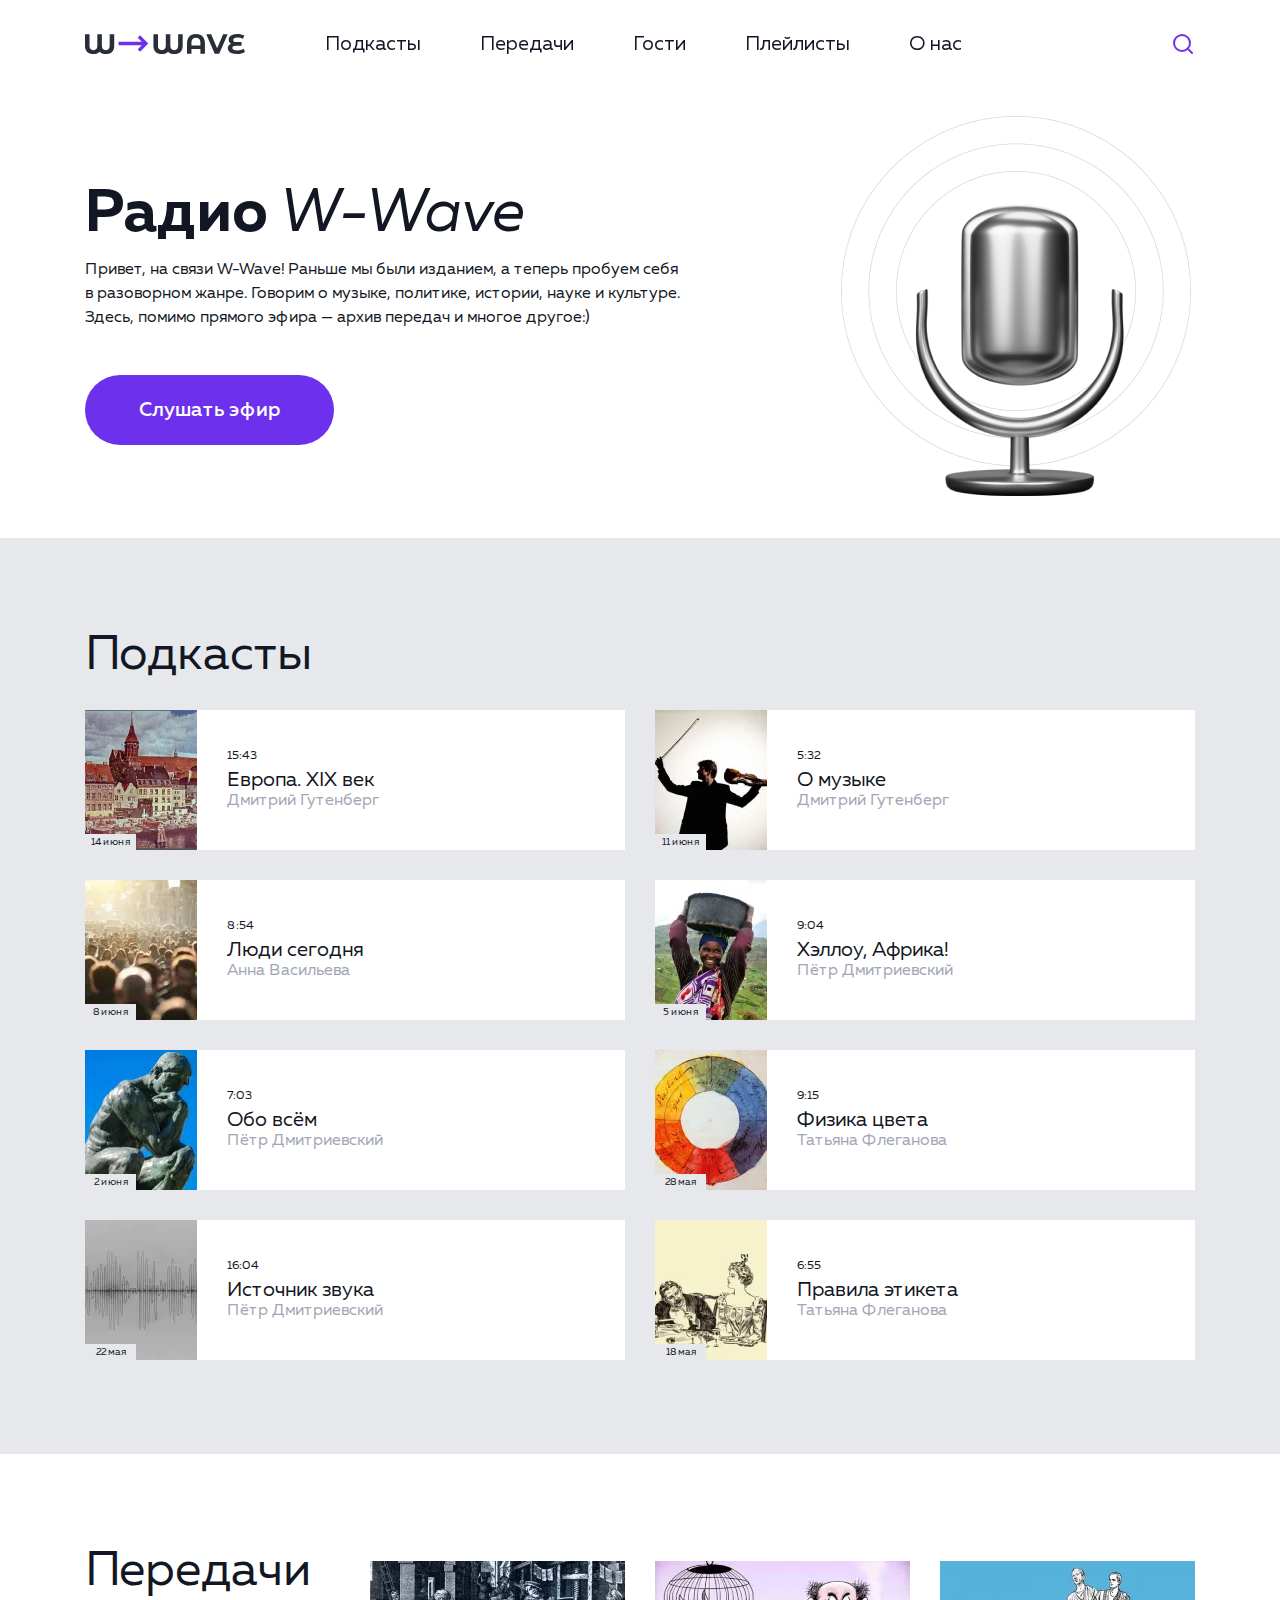
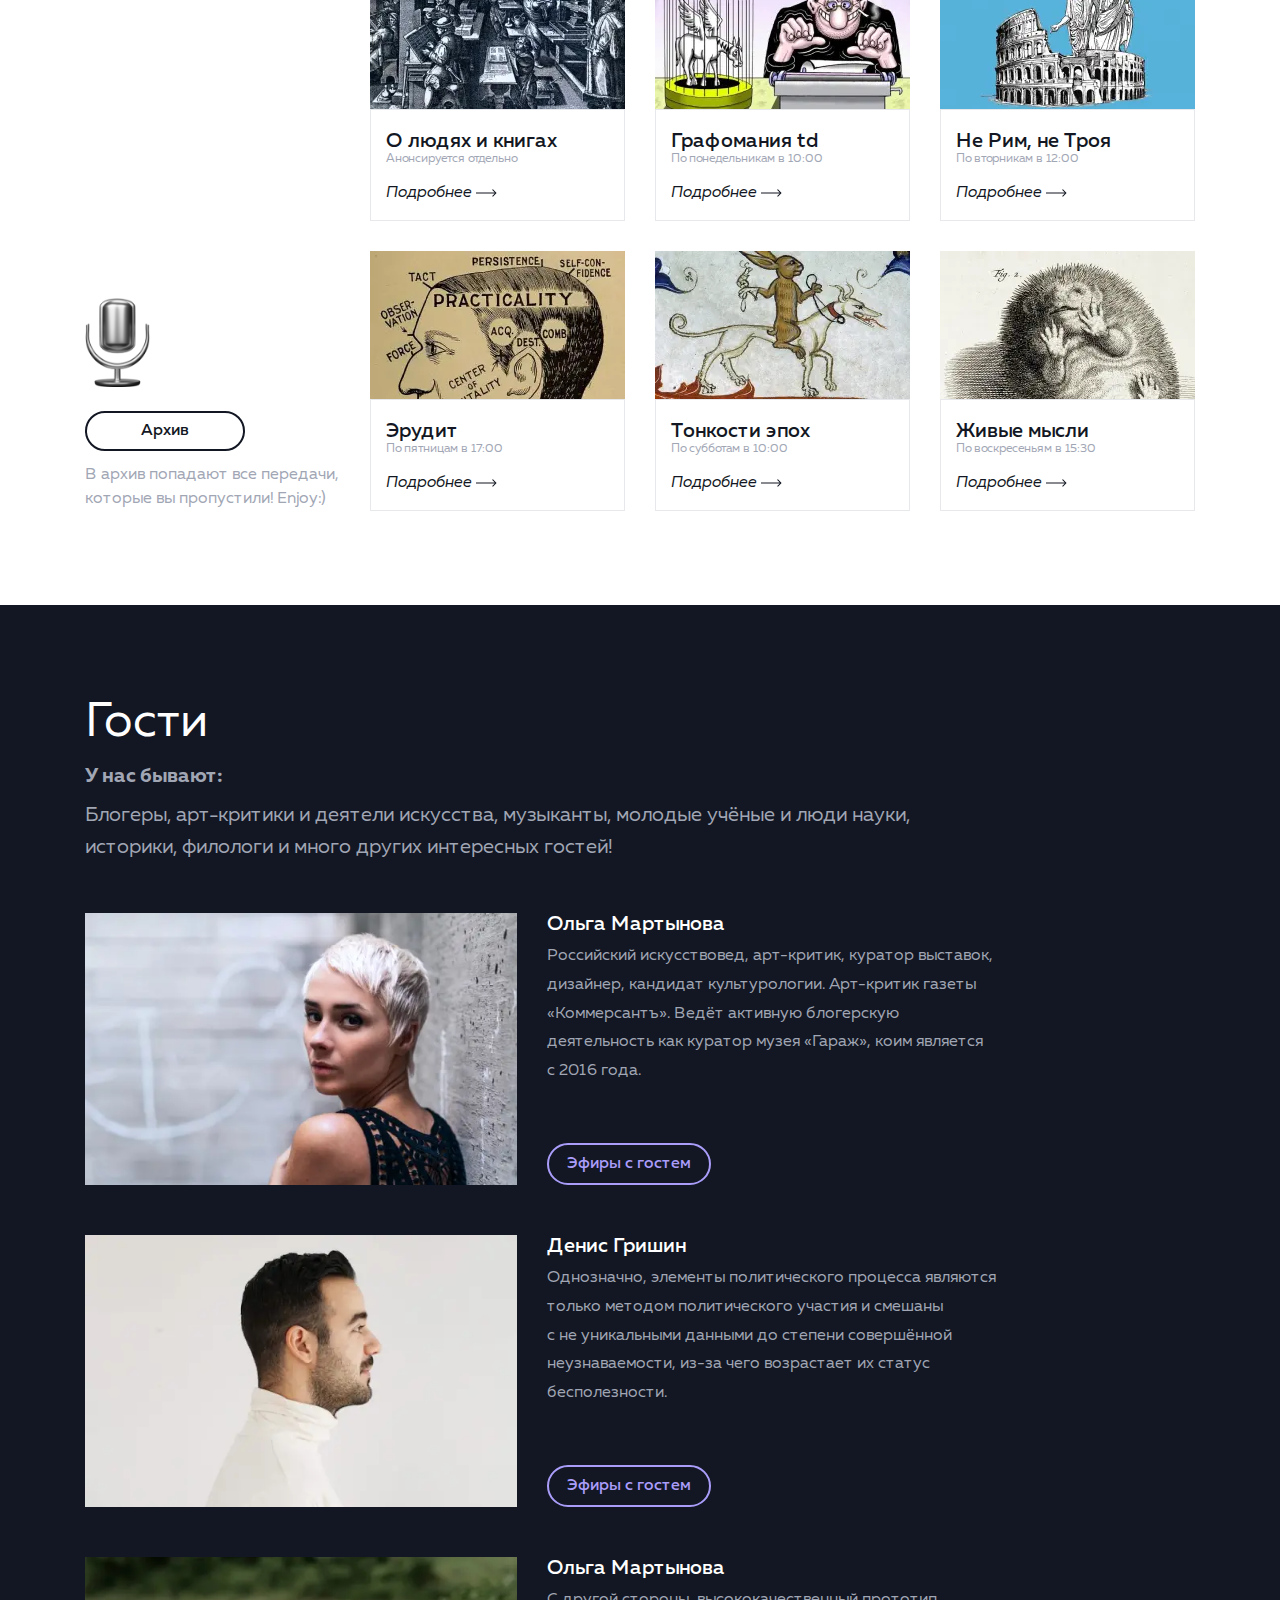
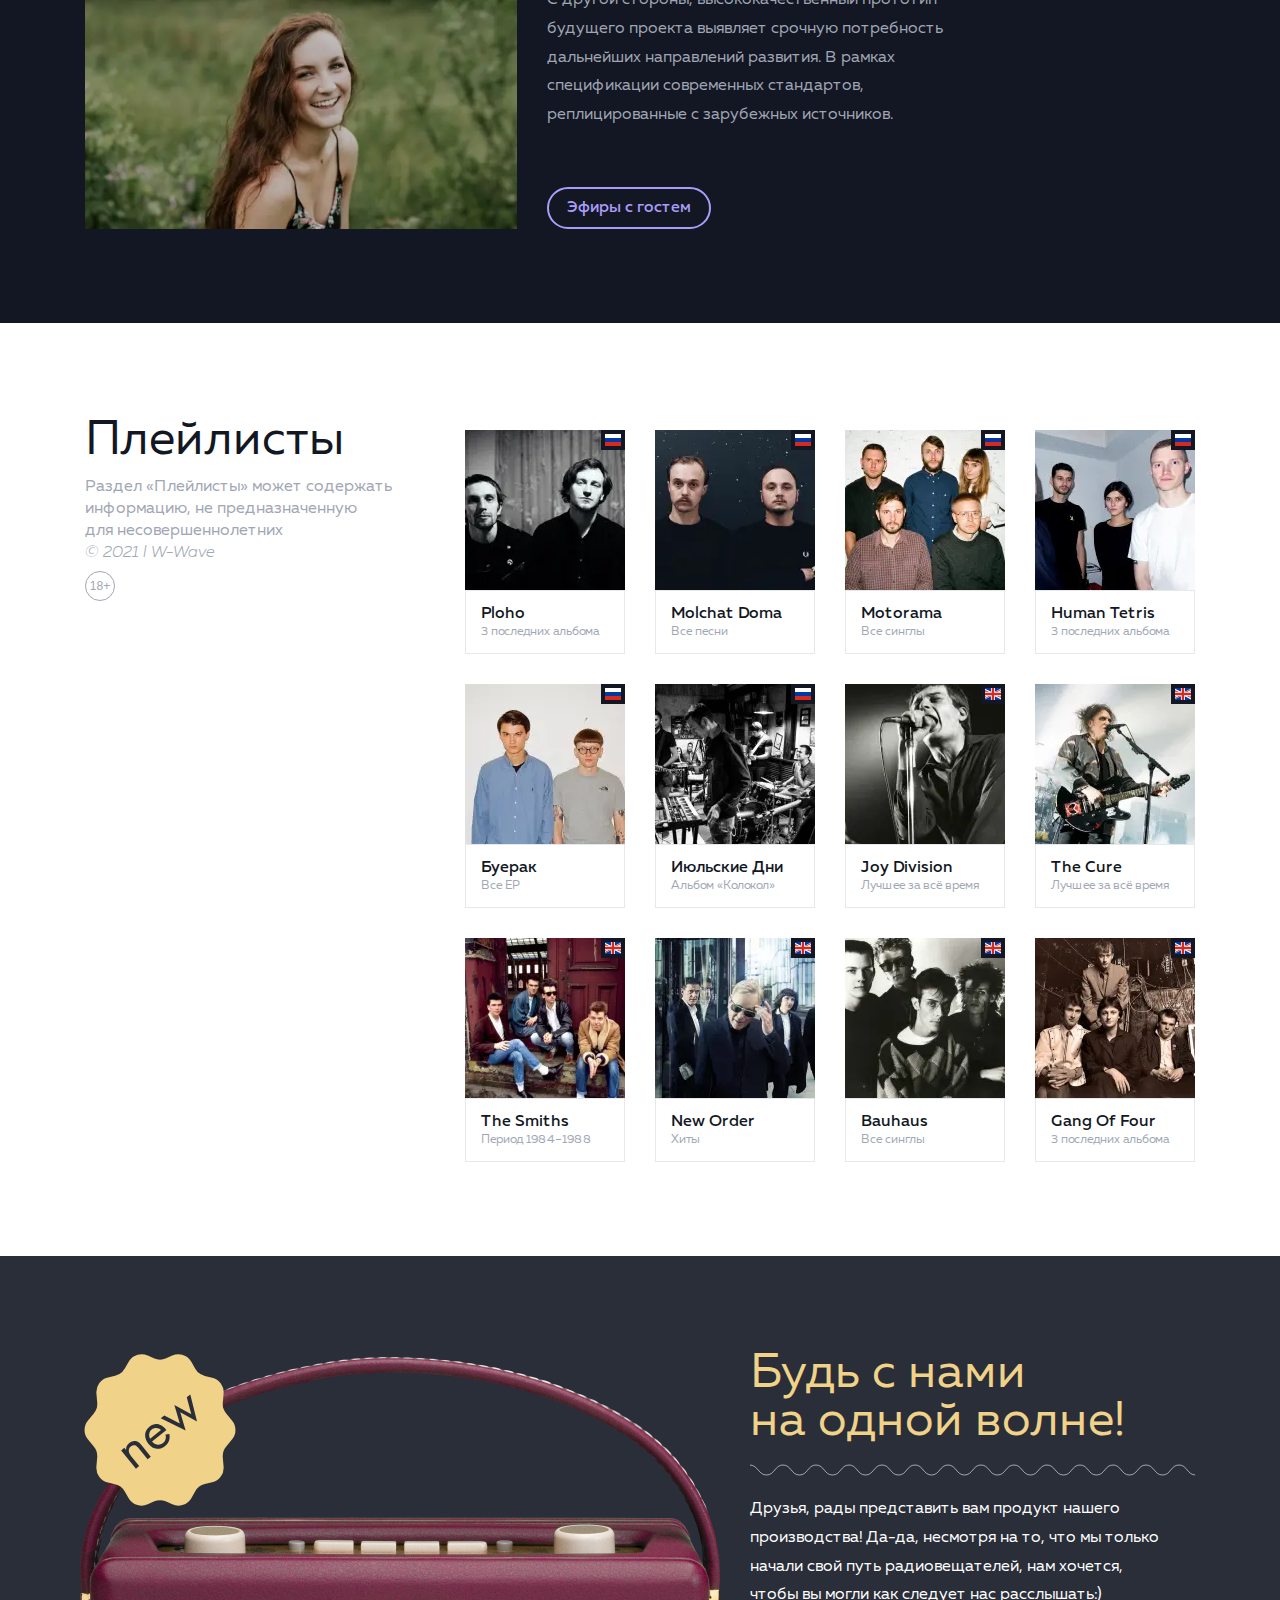
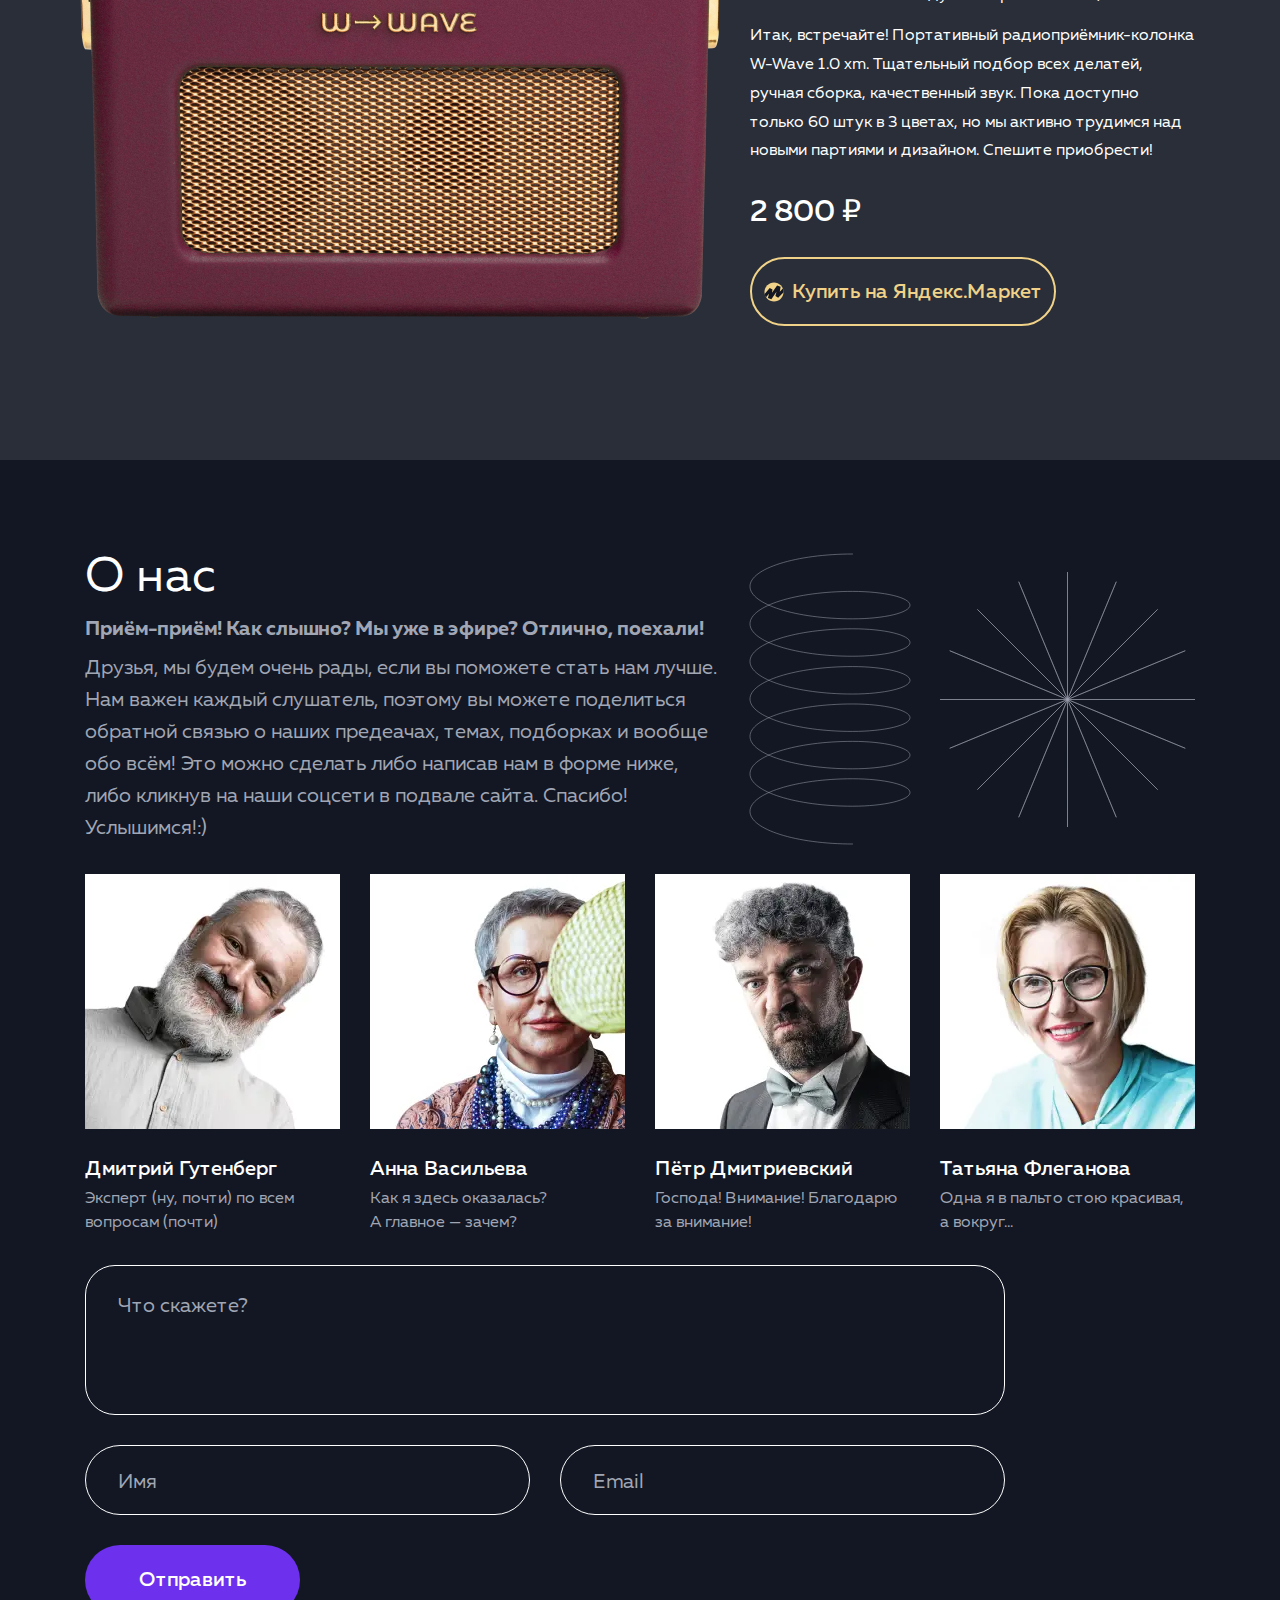
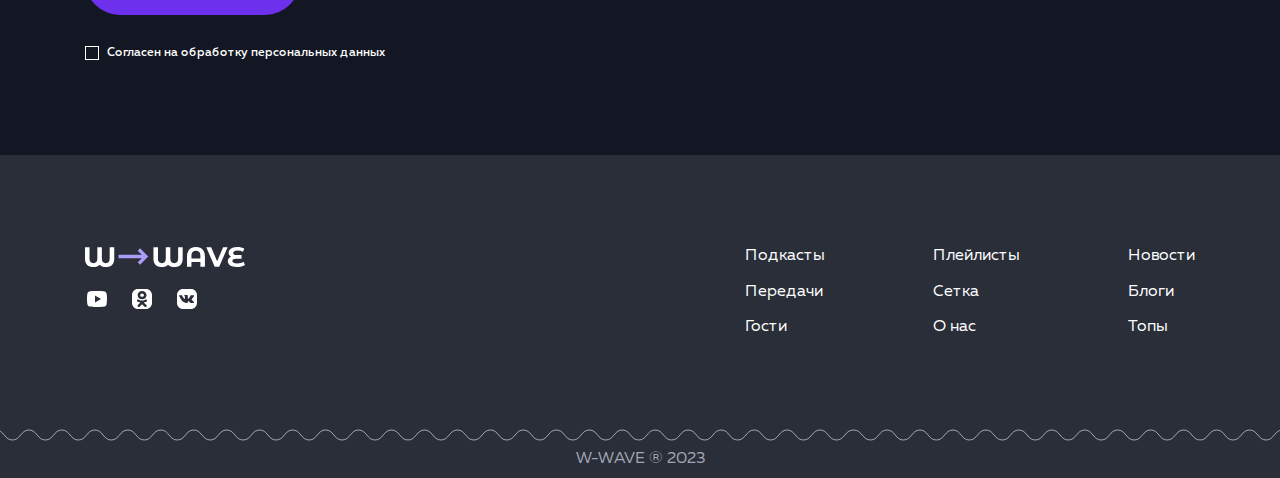
<file: public/index.html>
<!DOCTYPE html>
<html lang="ru">

<head>
  <meta charset="utf-8">
  <meta http-equiv="X-UA-Compatible" content="IE=edge">
  <meta name="viewport" content="width=device-width, initial-scale=1.0">
  <title>Радио W-Wave</title>
  <link rel="stylesheet" href="css/normalize.css">
  <link rel="stylesheet" href="css/style.css">
  <link rel="stylesheet" href="css/media.css">
  <link rel="icon" href="favicon.ico">
  <link rel="icon" href="favicon-16x16.png" type="image/png">
  <link rel="icon" href="favicon-32x32.png" type="image/png">
  <link rel="apple-touch-icon" href="apple-touch-icon.png" type="image/png">
  <link rel="manifest" href="manifest.json">
</head>

<body>
  <header class="header">
    <div class="container">
      <div class="header__wrapper">
        <a class="header__logo" href="index.html">
          <img class="header__logo-img" src="img/logo.svg" width="160" height="20" alt="Логотип Радио W-Wave">
        </a>

        <div class="header__nav">
          <nav class="main-nav" aria-label="Основная">
            <ul class="main-nav__list list-reset dragscroll">
              <li class="main-nav__item">
                <a class="main-nav__link" href="#podcasts">Подкасты</a>
              </li>

              <li class="main-nav__item">
                <a class="main-nav__link" href="#broadcast">Передачи</a>
              </li>

              <li class="main-nav__item">
                <a class="main-nav__link" href="#guests">Гости</a>
              </li>

              <li class="main-nav__item">
                <a class="main-nav__link" href="#playlists">Плейлисты</a>
              </li>

              <li class="main-nav__item">
                <a class="main-nav__link" href="#about">О&nbsp;нас</a>
              </li>
            </ul>
          </nav>
        </div>

        <div class="header__search">
          <button class="header__search-btn btn-reset" type="button" aria-label="Поиск по сайту">
            <svg class="header__search-icon" width="24" height="24" aria-hidden="true">
              <use xlink:href="img/icons/sprite.svg#icon-search"></use>
            </svg>
          </button>
        </div>
      </div>
    </div>
  </header>

  <main class="main">
    <section class="hero">
      <div class="hero__container container">
        <div class="hero__wrapper">
          <div class="hero__content">
            <h1 class="hero__title">Радио <i>W-Wave</i></h1>

            <p class="hero__text">
              Привет, на&nbsp;связи W-Wave! Раньше мы&nbsp;были изданием, а&nbsp;теперь пробуем себя в&nbsp;разоворном жанре. Говорим о&nbsp;музыке, политике, истории, науке и&nbsp;культуре. Здесь, помимо прямого эфира&nbsp;&mdash; архив передач и&nbsp;многое другое:)
            </p>

            <a class="hero__link btn-primary" href="#">Слушать эфир</a>
          </div>
        </div>
      </div>
    </section>

    <section class="podcasts main__section" id="podcasts">
      <div class="container">
        <h2 class="podcasts__title main__section-title">Подкасты</h2>

        <ul class="podcasts__list list-reset">
          <li class="podcasts__item">
            <div class="podcasts__item-img">
              <picture>
                <source media="(max-width: 434px)" srcset="img/podcasts/europe-mobile.webp 1x, img/podcasts/europe-mobile-@2x.webp 2x" type="image/webp">
                <source media="(max-width: 434px)" srcset="img/podcasts/europe-mobile.jpg 1x, img/podcasts/europe-mobile-@2x.jpg 2x">

                <source srcset="img/podcasts/europe.webp 1x, img/podcasts/europe-@2x.webp 2x" type="image/webp">
                <img src="img/podcasts/europe.jpg" srcset="img/podcasts/europe-@2x.jpg 2x" width="112" height="140" alt="Изображение обложки подкаста - Европа. XIX век">
              </picture>
            </div>

            <div class="podcasts__item-content">
              <h3 class="podcasts__item-title">
                <a class="podcasts__item-link" href="#">Европа. XIX век</a>
              </h3>

              <p class="podcasts__item-author"><span class="visually-hidden">Автор </span>Дмитрий Гутенберг</p>
              <time class="podcasts__item-date" datetime="2023-06-14T15:43:00">
                <span class="podcasts__item-day">14 июня</span>
                <span class="podcasts__item-time">15:43</span>
              </time>
            </div>
          </li>

          <li class="podcasts__item">
            <div class="podcasts__item-img">
              <picture>
                <source media="(max-width: 434px)" srcset="img/podcasts/music-mobile.webp 1x, img/podcasts/music-mobile-@2x.webp 2x" type="image/webp">
                <source media="(max-width: 434px)" srcset="img/podcasts/music-mobile.jpg 1x, img/podcasts/music-mobile-@2x.jpg 2x">

                <source srcset="img/podcasts/music.webp 1x, img/podcasts/music-@2x.webp 2x" type="image/webp">
                <img src="img/podcasts/music.jpg" srcset="img/podcasts/music-@2x.jpg 2x" width="112" height="140" alt="Изображение обложки подкаста - О музыке">
              </picture>
            </div>

            <div class="podcasts__item-content">
              <h3 class="podcasts__item-title">
                <a class="podcasts__item-link" href="#">О музыке</a>
              </h3>

              <p class="podcasts__item-author"><span class="visually-hidden">Автор </span>Дмитрий Гутенберг</p>
              <time class="podcasts__item-date" datetime="2023-06-11T05:32:00">
                <span class="podcasts__item-day">11 июня</span>
                <span class="podcasts__item-time">5:32</span>
              </time>
            </div>
          </li>

          <li class="podcasts__item">
            <div class="podcasts__item-img">
              <picture>
                <source media="(max-width: 434px)" srcset="img/podcasts/people-mobile.webp 1x, img/podcasts/people-mobile-@2x.webp 2x" type="image/webp">
                <source media="(max-width: 434px)" srcset="img/podcasts/people-mobile.jpg 1x, img/podcasts/people-mobile-@2x.jpg 2x">

                <source srcset="img/podcasts/people.webp 1x, img/podcasts/people-@2x.webp 2x" type="image/webp">
                <img src="img/podcasts/people.jpg" srcset="img/podcasts/people-@2x.jpg 2x" width="112" height="140" alt="Изображение обложки подкаста - Люди сегодня">
              </picture>
            </div>

            <div class="podcasts__item-content">
              <h3 class="podcasts__item-title">
                <a class="podcasts__item-link" href="#">Люди сегодня</a>
              </h3>

              <p class="podcasts__item-author"><span class="visually-hidden">Автор </span>Анна Васильева</p>
              <time class="podcasts__item-date" datetime="2023-06-08T08:54:00">
                <span class="podcasts__item-day">8 июня</span>
                <span class="podcasts__item-time">8:54</span>
              </time>
            </div>
          </li>

          <li class="podcasts__item">
            <div class="podcasts__item-img">
              <picture>
                <source media="(max-width: 434px)" srcset="img/podcasts/africa-mobile.webp 1x, img/podcasts/africa-mobile-@2x.webp 2x" type="image/webp">
                <source media="(max-width: 434px)" srcset="img/podcasts/africa-mobile.jpg 1x, img/podcasts/africa-mobile-@2x.jpg 2x">

                <source srcset="img/podcasts/africa.webp 1x, img/podcasts/africa-@2x.webp 2x" type="image/webp">
                <img src="img/podcasts/africa.jpg" srcset="img/podcasts/africa-@2x.jpg 2x" width="112" height="140" alt="Изображение обложки подкаста - Хэллоу, Африка!">
              </picture>
            </div>

            <div class="podcasts__item-content">
              <h3 class="podcasts__item-title">
                <a class="podcasts__item-link" href="#">Хэллоу, Африка!</a>
              </h3>

              <p class="podcasts__item-author"><span class="visually-hidden">Автор </span>Пётр Дмитриевский</p>
              <time class="podcasts__item-date" datetime="2023-06-05T09:04:00">
                <span class="podcasts__item-day">5 июня</span>
                <span class="podcasts__item-time">9:04</span>
              </time>
            </div>
          </li>

          <li class="podcasts__item">
            <div class="podcasts__item-img">
              <picture>
                <source media="(max-width: 434px)" srcset="img/podcasts/about-all-mobile.webp 1x, img/podcasts/about-all-mobile-@2x.webp 2x" type="image/webp">
                <source media="(max-width: 434px)" srcset="img/podcasts/about-all-mobile.jpg 1x, img/podcasts/about-all-mobile-@2x.jpg 2x">

                <source srcset="img/podcasts/about-all.webp 1x, img/podcasts/about-all-@2x.webp 2x" type="image/webp">
                <img src="img/podcasts/about-all.jpg" srcset="img/podcasts/about-all-@2x.jpg 2x" width="112" height="140" alt="Изображение обложки подкаста - Обо всём">
              </picture>
            </div>

            <div class="podcasts__item-content">
              <h3 class="podcasts__item-title">
                <a class="podcasts__item-link" href="#">Обо всём</a>
              </h3>

              <p class="podcasts__item-author"><span class="visually-hidden">Автор </span>Пётр Дмитриевский</p>
              <time class="podcasts__item-date" datetime="2023-06-02T07:03:00">
                <span class="podcasts__item-day">2 июня</span>
                <span class="podcasts__item-time">7:03</span>
              </time>
            </div>
          </li>

          <li class="podcasts__item">
            <div class="podcasts__item-img">
              <picture>
                <source media="(max-width: 434px)" srcset="img/podcasts/phisics-mobile.webp 1x, img/podcasts/phisics-mobile-@2x.webp 2x" type="image/webp">
                <source media="(max-width: 434px)" srcset="img/podcasts/phisics-mobile.jpg 1x, img/podcasts/phisics-mobile-@2x.jpg 2x">

                <source srcset="img/podcasts/phisics.webp 1x, img/podcasts/phisics-@2x.webp 2x" type="image/webp">
                <img src="img/podcasts/phisics.jpg" srcset="img/podcasts/phisics-@2x.jpg 2x" width="112" height="140" alt="Изображение обложки подкаста - Физика цвета">
              </picture>
            </div>

            <div class="podcasts__item-content">
              <h3 class="podcasts__item-title">
                <a class="podcasts__item-link" href="#">Физика цвета</a>
              </h3>

              <p class="podcasts__item-author"><span class="visually-hidden">Автор </span>Татьяна Флеганова</p>
              <time class="podcasts__item-date" datetime="2023-05-28T09:15:00">
                <span class="podcasts__item-day">28 мая</span>
                <span class="podcasts__item-time">9:15</span>
              </time>
            </div>
          </li>

          <li class="podcasts__item">
            <div class="podcasts__item-img">
              <picture>
                <source media="(max-width: 434px)" srcset="img/podcasts/sound-mobile.webp 1x, img/podcasts/sound-mobile-@2x.webp 2x" type="image/webp">
                <source media="(max-width: 434px)" srcset="img/podcasts/sound-mobile.jpg 1x, img/podcasts/sound-mobile-@2x.jpg 2x">

                <source srcset="img/podcasts/sound.webp 1x, img/podcasts/sound-@2x.webp 2x" type="image/webp">
                <img src="img/podcasts/sound.jpg" srcset="img/podcasts/sound-@2x.jpg 2x" width="112" height="140" alt="Изображение обложки подкаста - Источник звука">
              </picture>
            </div>

            <div class="podcasts__item-content">
              <h3 class="podcasts__item-title">
                <a class="podcasts__item-link" href="#">Источник звука</a>
              </h3>

              <p class="podcasts__item-author"><span class="visually-hidden">Автор </span>Пётр Дмитриевский</p>
              <time class="podcasts__item-date" datetime="2023-05-22T16:04:00">
                <span class="podcasts__item-day">22 мая</span>
                <span class="podcasts__item-time">16:04</span>
              </time>
            </div>
          </li>

          <li class="podcasts__item">
            <div class="podcasts__item-img">
              <picture>
                <source media="(max-width: 434px)" srcset="img/podcasts/rules-mobile.webp 1x, img/podcasts/rules-mobile-@2x.webp 2x" type="image/webp">
                <source media="(max-width: 434px)" srcset="img/podcasts/rules-mobile.jpg 1x, img/podcasts/rules-mobile-@2x.jpg 2x">

                <source srcset="img/podcasts/rules.webp 1x, img/podcasts/rules-@2x.webp 2x" type="image/webp">
                <img src="img/podcasts/rules.jpg" srcset="img/podcasts/rules-@2x.jpg 2x" width="112" height="140" alt="Изображение обложки подкаста - Правила этикета">
              </picture>
            </div>

            <div class="podcasts__item-content">
              <h3 class="podcasts__item-title">
                <a class="podcasts__item-link" href="#">Правила этикета</a>
              </h3>

              <p class="podcasts__item-author"><span class="visually-hidden">Автор </span>Татьяна Флеганова</p>
              <time class="podcasts__item-date" datetime="2023-05-18T06:55:00">
                <span class="podcasts__item-day">18 мая</span>
                <span class="podcasts__item-time">6:55</span>
              </time>
            </div>
          </li>
        </ul>
      </div>
    </section>

    <section class="broadcasts main__section" id="broadcast">
      <div class="container">
        <div class="broadcasts__wrapper">
          <h2 class="broadcasts__title main__section-title">Передачи</h2>

          <ul class="broadcasts__list list-reset">
            <li class="broadcasts__item">
              <div class="broadcasts__item-img">
                <picture>
                  <source media="(max-width: 767px)" srcset="img/broadcasts/broadcasts-1-mobile.webp 1x, img/broadcasts/broadcasts-1-mobile-@2x.webp 2x" type="image/webp">
                  <source media="(max-width: 767px)" srcset="img/broadcasts/broadcasts-1-mobile.jpg 1x, img/broadcasts/broadcasts-1-mobile-@2x.jpg 2x">

                  <source srcset="img/broadcasts/broadcasts-1.webp 1x, img/broadcasts/broadcasts-1-@2x.webp 2x" type="image/webp">
                  <img src="img/broadcasts/broadcasts-1.jpg" srcset="img/broadcasts/broadcasts-1-@2x.jpg 2x" width="255" height="148" alt="Изображение обложки Передачи - О людях и&nbsp;книгах">
                </picture>
              </div>

              <div class="broadcasts__item-content">
                <h3 class="broadcasts__item-title">О людях и&nbsp;книгах</h3>

                <p class="broadcasts__item-date"><span class="visually-hidden">Время эфира </span>Анонсируется отдельно</p>

                <a class="broadcasts__item-link" href="#">
                  Подробнее
                  <svg class="broadcasts__item-link-icon" width="28" height="12" aria-hidden="true">
                    <use xlink:href="img/icons/sprite.svg#icon-arrow"></use>
                  </svg>
                </a>
              </div>
            </li>

            <li class="broadcasts__item">
              <div class="broadcasts__item-img">
                <picture>
                  <source media="(max-width: 767px)" srcset="img/broadcasts/broadcasts-2-mobile.webp 1x, img/broadcasts/broadcasts-2-mobile-@2x.webp 2x" type="image/webp">
                  <source media="(max-width: 767px)" srcset="img/broadcasts/broadcasts-2-mobile.jpg 1x, img/broadcasts/broadcasts-2-mobile-@2x.jpg 2x">

                  <source srcset="img/broadcasts/broadcasts-2.webp 1x, img/broadcasts/broadcasts-2-@2x.webp 2x" type="image/webp">
                  <img src="img/broadcasts/broadcasts-2.jpg" srcset="img/broadcasts/broadcasts-2-@2x.jpg 2x" width="255" height="148" alt="Изображение обложки Передачи - Графомания td">
                </picture>
              </div>

              <div class="broadcasts__item-content">
                <h3 class="broadcasts__item-title">Графомания td</h3>

                <p class="broadcasts__item-date"><span class="visually-hidden">Время эфира </span>По понедельникам в&nbsp;10:00</p>

                <a class="broadcasts__item-link" href="#">
                  Подробнее
                  <svg class="broadcasts__item-link-icon" width="28" height="12" aria-hidden="true">
                    <use xlink:href="img/icons/sprite.svg#icon-arrow"></use>
                  </svg>
                </a>
              </div>
            </li>

            <li class="broadcasts__item">
              <div class="broadcasts__item-img">
                <picture>
                  <source media="(max-width: 767px)" srcset="img/broadcasts/broadcasts-3-mobile.webp 1x, img/broadcasts/broadcasts-3-mobile-@2x.webp 2x" type="image/webp">
                  <source media="(max-width: 767px)" srcset="img/broadcasts/broadcasts-3-mobile.jpg 1x, img/broadcasts/broadcasts-3-mobile-@2x.jpg 2x">

                  <source srcset="img/broadcasts/broadcasts-3.webp 1x, img/broadcasts/broadcasts-3-@2x.webp 2x" type="image/webp">
                  <img src="img/broadcasts/broadcasts-3.jpg" srcset="img/broadcasts/broadcasts-3-@2x.jpg 2x" width="255" height="148" alt="Изображение обложки Передачи - Не Рим, не Троя">
                </picture>
              </div>

              <div class="broadcasts__item-content">
                <h3 class="broadcasts__item-title">Не Рим, не Троя</h3>

                <p class="broadcasts__item-date"><span class="visually-hidden">Время эфира </span>По вторникам в&nbsp;12:00</p>

                <a class="broadcasts__item-link" href="#">
                  Подробнее
                  <svg class="broadcasts__item-link-icon" width="28" height="12" aria-hidden="true">
                    <use xlink:href="img/icons/sprite.svg#icon-arrow"></use>
                  </svg>
                </a>
              </div>
            </li>

            <li class="broadcasts__item">
              <div class="broadcasts__item-img">
                <picture>
                  <source media="(max-width: 767px)" srcset="img/broadcasts/broadcasts-4-mobile.webp 1x, img/broadcasts/broadcasts-4-mobile-@2x.webp 2x" type="image/webp">
                  <source media="(max-width: 767px)" srcset="img/broadcasts/broadcasts-4-mobile.jpg 1x, img/broadcasts/broadcasts-4-mobile-@2x.jpg 2x">

                  <source srcset="img/broadcasts/broadcasts-4.webp 1x, img/broadcasts/broadcasts-4-@2x.webp 2x" type="image/webp">
                  <img src="img/broadcasts/broadcasts-4.jpg" srcset="img/broadcasts/broadcasts-4-@2x.jpg 2x" width="255" height="148" alt="Изображение обложки Передачи - Эрудит">
                </picture>
              </div>

              <div class="broadcasts__item-content">
                <h3 class="broadcasts__item-title">Эрудит</h3>

                <p class="broadcasts__item-date"><span class="visually-hidden">Время эфира </span>По пятницам в&nbsp;17:00</p>

                <a class="broadcasts__item-link" href="#">
                  Подробнее
                  <svg class="broadcasts__item-link-icon" width="28" height="12" aria-hidden="true">
                    <use xlink:href="img/icons/sprite.svg#icon-arrow"></use>
                  </svg>
                </a>
              </div>
            </li>

            <li class="broadcasts__item">
              <div class="broadcasts__item-img">
                <picture>
                  <source media="(max-width: 767px)" srcset="img/broadcasts/broadcasts-5-mobile.webp 1x, img/broadcasts/broadcasts-5-mobile-@2x.webp 2x" type="image/webp">
                  <source media="(max-width: 767px)" srcset="img/broadcasts/broadcasts-5-mobile.jpg 1x, img/broadcasts/broadcasts-5-mobile-@2x.jpg 2x">

                  <source srcset="img/broadcasts/broadcasts-5.webp 1x, img/broadcasts/broadcasts-5-@2x.webp 2x" type="image/webp">
                  <img src="img/broadcasts/broadcasts-5.jpg" srcset="img/broadcasts/broadcasts-5-@2x.jpg 2x" width="255" height="148" alt="Изображение обложки Передачи - Тонкости эпох">
                </picture>
              </div>

              <div class="broadcasts__item-content">
                <h3 class="broadcasts__item-title">Тонкости эпох</h3>

                <p class="broadcasts__item-date"><span class="visually-hidden">Время эфира </span>По субботам в&nbsp;10:00</p>

                <a class="broadcasts__item-link" href="#">
                  Подробнее
                  <svg class="broadcasts__item-link-icon" width="28" height="12" aria-hidden="true">
                    <use xlink:href="img/icons/sprite.svg#icon-arrow"></use>
                  </svg>
                </a>
              </div>
            </li>

            <li class="broadcasts__item">
              <div class="broadcasts__item-img">
                <picture>
                  <source media="(max-width: 767px)" srcset="img/broadcasts/broadcasts-6-mobile.webp 1x, img/broadcasts/broadcasts-6-mobile-@2x.webp 2x" type="image/webp">
                  <source media="(max-width: 767px)" srcset="img/broadcasts/broadcasts-6-mobile.jpg 1x, img/broadcasts/broadcasts-6-mobile-@2x.jpg 2x">

                  <source srcset="img/broadcasts/broadcasts-6.webp 1x, img/broadcasts/broadcasts-6-@2x.webp 2x" type="image/webp">
                  <img src="img/broadcasts/broadcasts-6.jpg" srcset="img/broadcasts/broadcasts-6-@2x.jpg 2x" width="255" height="148" alt="Изображение обложки Передачи - Живые мысли">
                </picture>
              </div>

              <div class="broadcasts__item-content">
                <h3 class="broadcasts__item-title">Живые мысли</h3>

                <p class="broadcasts__item-date"><span class="visually-hidden">Время эфира </span>По воскресеньям в&nbsp;15:30</p>

                <a class="broadcasts__item-link" href="#">
                  Подробнее
                  <svg class="broadcasts__item-link-icon" width="28" height="12" aria-hidden="true">
                    <use xlink:href="img/icons/sprite.svg#icon-arrow"></use>
                  </svg>
                </a>
              </div>
            </li>
          </ul>
        </div>
      </div>

      <div class="broadcasts__archive">
        <div class="container">
          <div class="broadcasts__archive-content">
            <a class="broadcasts__archive-link" href="#">Архив</a>
            <p class="broadcasts__archive-text">
              В&nbsp;архив попадают все&nbsp;передачи, которые вы&nbsp;пропустили! Enjoy:)
            </p>
          </div>
        </div>
      </div>
    </section>

    <section class="guests main__section" id="guests">
      <div class="container">
        <div class="guests__wrapper">
          <h2 class="guests__title main__section-title">Гости</h2>

          <div class="guests__intro">
            <h3 class="guests__intro-title">У нас бывают:</h3>

            <p class="guests__intro-text">
              Блогеры, арт-критики и&nbsp;деятели искусства, музыканты, молодые учёные и&nbsp;люди науки, историки, филологи и&nbsp;много других интересных гостей!
            </p>
          </div>

          <ul class="guests__list list-reset">
            <li class="guests__item">
              <div class="guests__item-img">
                <picture>
                  <source srcset="img/guests/guests-1.webp 1x, img/guests/guests-1-@2x.webp 2x" type="image/webp">
                  <img src="img/guests/guests-1.jpg" srcset="img/guests/guests-1-@2x.jpg 2x" width="432" height="272" alt="Фото гостя - Ольга Мартынова">
                </picture>
              </div>

              <div class="guests__item-content">
                <h3 class="guests__item-title">Ольга Мартынова</h3>

                <p class="guests__item-text">Российский искусствовед, арт-критик, куратор выставок, дизайнер, кандидат культурологии. Арт-критик газеты &laquo;Коммерсантъ&raquo;. Ведёт активную блогерскую деятельность как&nbsp;куратор музея &laquo;Гараж&raquo;, коим является с&nbsp;2016&nbsp;года.</p>

                <a class="guests__item-link btn-secondary btn-secondary--light" href="#">Эфиры с гостем</a>
              </div>
            </li>

            <li class="guests__item">
              <div class="guests__item-img">
                <picture>
                  <source srcset="img/guests/guests-2.webp 1x, img/guests/guests-2-@2x.webp 2x" type="image/webp">
                  <img src="img/guests/guests-2.jpg" srcset="img/guests/guests-2-@2x.jpg 2x" width="432" height="272" alt="Фото гостя - Денис Гришин">
                </picture>
              </div>

              <div class="guests__item-content">
                <h3 class="guests__item-title">Денис Гришин</h3>

                <p class="guests__item-text">Однозначно, элементы политического процесса являются только методом политического участия и&nbsp;смешаны с&nbsp;не&nbsp;уникальными данными до&nbsp;степени совершённой неузнаваемости, из-за чего возрастает их&nbsp;статус бесполезности.</p>

                <a class="guests__item-link btn-secondary btn-secondary--light" href="#">Эфиры с гостем</a>
              </div>
            </li>

            <li class="guests__item">
              <div class="guests__item-img">
                <picture>
                  <source srcset="img/guests/guests-3.webp 1x, img/guests/guests-3-@2x.webp 2x" type="image/webp">
                  <img src="img/guests/guests-3.jpg" srcset="img/guests/guests-3-@2x.jpg 2x" width="432" height="272" alt="Фото гостя - Ольга Мартынова">
                </picture>
              </div>

              <div class="guests__item-content">
                <h3 class="guests__item-title">Ольга Мартынова</h3>

                <p class="guests__item-text">С&nbsp;другой стороны, высококачественный прототип будущего проекта выявляет срочную потребность дальнейших направлений развития. В&nbsp;рамках спецификации современных стандартов, реплицированные с&nbsp;зарубежных источников.</p>

                <a class="guests__item-link btn-secondary btn-secondary--light" href="#">Эфиры с гостем</a>
              </div>
            </li>
          </ul>
        </div>
      </div>
    </section>

    <section class="playlists main__section" id="playlists">
      <div class="container">
        <div class="playlists__wrapper">
          <div class="playlists__header">
            <h2 class="playlists__title main__section-title">Плейлисты</h2>

            <div class="playlists__disclaimer">
              <p class="playlists__disclaimer-text">
                Раздел &laquo;Плейлисты&raquo; может содержать информацию, не&nbsp;предназначенную для&nbsp;несовершеннолетних
              </p>
              <p class="playlists__disclaimer-copyright">© 2021&nbsp;l W-Wave</p>
              <p class="playlists__disclaimer-age">
                <span class="visually-hidden">Ограничения по возрасту </span>
                18+
              </p>
            </div>
          </div>

          <ul class="playlists__list list-reset">
            <li class="playlists__item playlists__item--ru">
              <div class="playlists__item-img">
                <picture>
                  <source srcset="img/playlists/playlists-1.webp 1x, img/playlists/playlists-1-@2x.webp 2x" type="image/webp">
                  <img src="img/playlists/playlists-1.jpg" srcset="img/playlists/playlists-1-@2x.jpg 2x" width="160" height="160" alt="Изображение обложки альбома - Ploho">
                </picture>
              </div>

              <div class="playlists__item-content">
                <h3 class="playlists__item-title">
                  <a class="playlists__item-link" href="#">Ploho</a>
                </h3>

                <p class="playlists__item-text">3&nbsp;последних альбома</p>
              </div>
            </li>

            <li class="playlists__item playlists__item--ru">
              <div class="playlists__item-img">
                <picture>
                  <source srcset="img/playlists/playlists-2.webp 1x, img/playlists/playlists-2-@2x.webp 2x" type="image/webp">
                  <img src="img/playlists/playlists-2.jpg" srcset="img/playlists/playlists-2-@2x.jpg 2x" width="160" height="160" alt="Изображение обложки альбома - Molchat Doma">
                </picture>
              </div>

              <div class="playlists__item-content">
                <h3 class="playlists__item-title">
                  <a class="playlists__item-link" href="#">Molchat Doma</a>
                </h3>

                <p class="playlists__item-text">Все песни</p>
              </div>
            </li>

            <li class="playlists__item playlists__item--ru">
              <div class="playlists__item-img">
                <picture>
                  <source srcset="img/playlists/playlists-3.webp 1x, img/playlists/playlists-3-@2x.webp 2x" type="image/webp">
                  <img src="img/playlists/playlists-3.jpg" srcset="img/playlists/playlists-3-@2x.jpg 2x" width="160" height="160" alt="Изображение обложки альбома - Motorama">
                </picture>
              </div>

              <div class="playlists__item-content">
                <h3 class="playlists__item-title">
                  <a class="playlists__item-link" href="#">Motorama</a>
                </h3>

                <p class="playlists__item-text">Все синглы</p>
              </div>
            </li>

            <li class="playlists__item playlists__item--ru">
              <div class="playlists__item-img">
                <picture>
                  <source srcset="img/playlists/playlists-4.webp 1x, img/playlists/playlists-4-@2x.webp 2x" type="image/webp">
                  <img src="img/playlists/playlists-4.jpg" srcset="img/playlists/playlists-4-@2x.jpg 2x" width="160" height="160" alt="Изображение обложки альбома - Human Tetris">
                </picture>
              </div>

              <div class="playlists__item-content">
                <h3 class="playlists__item-title">
                  <a class="playlists__item-link" href="#">Human Tetris</a>
                </h3>

                <p class="playlists__item-text">3&nbsp;последних альбома</p>
              </div>
            </li>

            <li class="playlists__item playlists__item--ru">
              <div class="playlists__item-img">
                <picture>
                  <source srcset="img/playlists/playlists-5.webp 1x, img/playlists/playlists-5-@2x.webp 2x" type="image/webp">
                  <img src="img/playlists/playlists-5.jpg" srcset="img/playlists/playlists-5-@2x.jpg 2x" width="160" height="160" alt="Изображение обложки альбома - Буерак">
                </picture>
              </div>

              <div class="playlists__item-content">
                <h3 class="playlists__item-title">
                  <a class="playlists__item-link" href="#">Буерак</a>
                </h3>

                <p class="playlists__item-text">Все EP</p>
              </div>
            </li>

            <li class="playlists__item playlists__item--ru">
              <div class="playlists__item-img">
                <picture>
                  <source srcset="img/playlists/playlists-6.webp 1x, img/playlists/playlists-6-@2x.webp 2x" type="image/webp">
                  <img src="img/playlists/playlists-6.jpg" srcset="img/playlists/playlists-6-@2x.jpg 2x" width="160" height="160" alt="Изображение обложки альбома - Июльские Дни">
                </picture>
              </div>

              <div class="playlists__item-content">
                <h3 class="playlists__item-title">
                  <a class="playlists__item-link" href="#">Июльские Дни</a>
                </h3>

                <p class="playlists__item-text">Альбом «Колокол»</p>
              </div>
            </li>

            <li class="playlists__item playlists__item--gb">
              <div class="playlists__item-img">
                <picture>
                  <source srcset="img/playlists/playlists-7.webp 1x, img/playlists/playlists-7-@2x.webp 2x" type="image/webp">
                  <img src="img/playlists/playlists-7.jpg" srcset="img/playlists/playlists-7-@2x.jpg 2x" width="160" height="160" alt="Изображение обложки альбома - Joy Division">
                </picture>
              </div>

              <div class="playlists__item-content">
                <h3 class="playlists__item-title">
                  <a class="playlists__item-link" href="#">Joy Division</a>
                </h3>

                <p class="playlists__item-text">Лучшее за всё время</p>
              </div>
            </li>

            <li class="playlists__item playlists__item--gb">
              <div class="playlists__item-img">
                <picture>
                  <source srcset="img/playlists/playlists-8.webp 1x, img/playlists/playlists-8-@2x.webp 2x" type="image/webp">
                  <img src="img/playlists/playlists-8.jpg" srcset="img/playlists/playlists-8-@2x.jpg 2x" width="160" height="160" alt="Изображение обложки альбома - The Cure">
                </picture>
              </div>

              <div class="playlists__item-content">
                <h3 class="playlists__item-title">
                  <a class="playlists__item-link" href="#">The Cure</a>
                </h3>

                <p class="playlists__item-text">Лучшее за всё время</p>
              </div>
            </li>

            <li class="playlists__item playlists__item--gb">
              <div class="playlists__item-img">
                <picture>
                  <source srcset="img/playlists/playlists-9.webp 1x, img/playlists/playlists-9-@2x.webp 2x" type="image/webp">
                  <img src="img/playlists/playlists-9.jpg" srcset="img/playlists/playlists-9-@2x.jpg 2x" width="160" height="160" alt="Изображение обложки альбома - The Smiths">
                </picture>
              </div>

              <div class="playlists__item-content">
                <h3 class="playlists__item-title">
                  <a class="playlists__item-link" href="#">The Smiths</a>
                </h3>

                <p class="playlists__item-text">Период 1984–1988</p>
              </div>
            </li>

            <li class="playlists__item playlists__item--gb">
              <div class="playlists__item-img">
                <picture>
                  <source srcset="img/playlists/playlists-10.webp 1x, img/playlists/playlists-10-@2x.webp 2x" type="image/webp">
                  <img src="img/playlists/playlists-10.jpg" srcset="img/playlists/playlists-10-@2x.jpg 2x" width="160" height="160" alt="Изображение обложки альбома - New Order">
                </picture>
              </div>

              <div class="playlists__item-content">
                <h3 class="playlists__item-title">
                  <a class="playlists__item-link" href="#">New Order</a>
                </h3>

                <p class="playlists__item-text">Хиты</p>
              </div>
            </li>

            <li class="playlists__item playlists__item--gb">
              <div class="playlists__item-img">
                <picture>
                  <source srcset="img/playlists/playlists-11.webp 1x, img/playlists/playlists-11-@2x.webp 2x" type="image/webp">
                  <img src="img/playlists/playlists-11.jpg" srcset="img/playlists/playlists-11-@2x.jpg 2x" width="160" height="160" alt="Изображение обложки альбома - Bauhaus">
                </picture>
              </div>

              <div class="playlists__item-content">
                <h3 class="playlists__item-title">
                  <a class="playlists__item-link" href="#">Bauhaus</a>
                </h3>

                <p class="playlists__item-text">Все синглы</p>
              </div>
            </li>

            <li class="playlists__item playlists__item--gb">
              <div class="playlists__item-img">
                <picture>
                  <source srcset="img/playlists/playlists-12.webp 1x, img/playlists/playlists-12-@2x.webp 2x" type="image/webp">
                  <img src="img/playlists/playlists-12.jpg" srcset="img/playlists/playlists-12-@2x.jpg 2x" width="160" height="160" alt="Изображение обложки альбома - Gang Of Four">
                </picture>
              </div>

              <div class="playlists__item-content">
                <h3 class="playlists__item-title">
                  <a class="playlists__item-link" href="#">Gang Of Four</a>
                </h3>

                <p class="playlists__item-text">3&nbsp;последних альбома</p>
              </div>
            </li>
          </ul>
        </div>
      </div>
    </section>

    <section class="advertisement main__section">
      <div class="container">
        <h2 class="visually-hidden">Рекламный блок</h2>

        <article class="advertisement__item">
          <h3 class="visually-hidden">Реклама продукта на Яндекс.Маркет</h3>

          <div class="advertisement__img advertisement__img--new">
            <picture>
              <img src="img/advertisement/advertisement.png" srcset="img/advertisement/advertisement-@2x.png 2x" width="640" height="562" alt="Фото товара - Будь с нами на одной волне!">
            </picture>
          </div>

          <div class="advertisement__desc">
            <p class="advertisement__title">Будь с&nbsp;нами на&nbsp;одной волне!</p>
            <p class="advertisement__text">
              Друзья, рады представить вам&nbsp;продукт нашего производства! Да-да, несмотря на&nbsp;то, что&nbsp;мы&nbsp;только начали свой путь радиовещателей, нам&nbsp;хочется, чтобы&nbsp;вы&nbsp;могли как&nbsp;следует нас&nbsp;расслышать:)
            </p>
            <p class="advertisement__text">
              Итак, встречайте! Портативный радиоприёмник-колонка W-Wave&nbsp;1.0&nbsp;xm. Тщательный подбор всех делатей, ручная сборка, качественный звук. Пока доступно только 60&nbsp;штук в&nbsp;3&nbsp;цветах, но&nbsp;мы&nbsp;активно трудимся над новыми партиями и&nbsp;дизайном. Спешите приобрести!
            </p>
            <span class="advertisement__price"><span class="visually-hidden">Цена </span>2&nbsp;800&nbsp;₽</span>
            <a class="advertisement__link" href="#" target="_blank">
              <svg class="advertisement__link-icon" width="20" height="20" aria-hidden="true">
                <use xlink:href="img/icons/sprite.svg#icon-yandex"></use>
              </svg>
              Купить на&nbsp;Яндекс.Маркет
            </a>
          </div>
        </article>
      </div>
    </section>

    <section class="about main__section" id="about">
      <div class="container">
        <h2 class="about__title main__section-title">О нас</h2>

        <div class="about__desc">
          <strong class="about__intro">Приём-приём! Как слышно? Мы&nbsp;уже&nbsp;в&nbsp;эфире? Отлично, поехали!</strong>
          <p class="about__text">
            Друзья, мы&nbsp;будем очень рады, если&nbsp;вы&nbsp;поможете стать нам лучше. Нам важен каждый слушатель, поэтому вы&nbsp;можете поделиться обратной связью о&nbsp;наших предеачах, темах, подборках и&nbsp;вообще обо всём! Это&nbsp;можно сделать либо написав нам&nbsp;в&nbsp;форме ниже, либо кликнув на&nbsp;наши соцсети в&nbsp;подвале сайта. Спасибо! Услышимся!:)
          </p>
        </div>

        <ul class="about__list list-reset">
          <li class="about__item">
            <div class="about__item-img">
              <picture>
                <source media="(max-width: 434px)" srcset="img/about/photo-1-xs.webp 1x, img/about/photo-1-xs-@2x.webp 2x" type="image/webp">
                <source media="(max-width: 434px)" srcset="img/about/photo-1-xs.jpg 1x, img/about/photo-1-xs-@2x.jpg 2x">

                <source media="(max-width: 768px)" srcset="img/about/photo-1-sm.webp 1x, img/about/photo-1-sm-@2x.webp 2x" type="image/webp">
                <source media="(max-width: 768px)" srcset="img/about/photo-1-sm.jpg 1x, img/about/photo-1-sm-@2x.jpg 2x">

                <source media="(min-width: 1024px) and (max-width: 1200px)" srcset="img/about/photo-1-md.webp 1x, img/about/photo-1-md-@2x.webp 2x" type="image/webp">
                <source media="(min-width: 1024px) and (max-width: 1200px)" srcset="img/about/photo-1-md.jpg 1x, img/about/photo-1-md-@2x.jpg 2x">

                <source srcset="img/about/photo-1-lg.webp 1x, img/about/photo-1-lg-@2x.webp 2x" type="image/webp">
                <img src="img/about/photo-1-lg.jpg" srcset="img/about/photo-1-lg-@2x.jpg 2x" width="255" height="255" alt="Фото сотрудника - Дмитрий Гутенберг">
              </picture>
            </div>

            <div class="about__item-content">
              <h3 class="about__item-title">
                <a class="about__item-link" href="#">Дмитрий Гутенберг</a>
              </h3>

              <p class="about__item-text">Эксперт (ну, почти) по&nbsp;всем вопросам (почти)</p>
            </div>
          </li>

          <li class="about__item">
            <div class="about__item-img">
              <picture>
                <source media="(max-width: 434px)" srcset="img/about/photo-2-xs.webp 1x, img/about/photo-2-xs-@2x.webp 2x" type="image/webp">
                <source media="(max-width: 434px)" srcset="img/about/photo-2-xs.jpg 1x, img/about/photo-2-xs-@2x.jpg 2x">

                <source media="(max-width: 768px)" srcset="img/about/photo-2-sm.webp 1x, img/about/photo-2-sm-@2x.webp 2x" type="image/webp">
                <source media="(max-width: 768px)" srcset="img/about/photo-2-sm.jpg 1x, img/about/photo-2-sm-@2x.jpg 2x">

                <source media="(min-width: 1024px) and (max-width: 1200px)" srcset="img/about/photo-2-md.webp 1x, img/about/photo-2-md-@2x.webp 2x" type="image/webp">
                <source media="(min-width: 1024px) and (max-width: 1200px)" srcset="img/about/photo-2-md.jpg 1x, img/about/photo-2-md-@2x.jpg 2x">

                <source srcset="img/about/photo-2-lg.webp 1x, img/about/photo-2-lg-@2x.webp 2x" type="image/webp">
                <img src="img/about/photo-2-lg.jpg" srcset="img/about/photo-2-lg-@2x.jpg 2x" width="255" height="255" alt="Фото сотрудника - Анна Васильева">
              </picture>
            </div>

            <div class="about__item-content">
              <h3 class="about__item-title">
                <a class="about__item-link" href="#">Анна Васильева</a>
              </h3>

              <p class="about__item-text">Как&nbsp;я&nbsp;здесь оказалась? А&nbsp;главное&nbsp;— зачем?</p>
            </div>
          </li>

          <li class="about__item">
            <div class="about__item-img">
              <picture>
                <source media="(max-width: 434px)" srcset="img/about/photo-3-xs.webp 1x, img/about/photo-3-xs-@2x.webp 2x" type="image/webp">
                <source media="(max-width: 434px)" srcset="img/about/photo-3-xs.jpg 1x, img/about/photo-3-xs-@2x.jpg 2x">

                <source media="(max-width: 768px)" srcset="img/about/photo-3-sm.webp 1x, img/about/photo-3-sm-@2x.webp 2x" type="image/webp">
                <source media="(max-width: 768px)" srcset="img/about/photo-3-sm.jpg 1x, img/about/photo-3-sm-@2x.jpg 2x">

                <source media="(min-width: 1024px) and (max-width: 1200px)" srcset="img/about/photo-3-md.webp 1x, img/about/photo-3-md-@2x.webp 2x" type="image/webp">
                <source media="(min-width: 1024px) and (max-width: 1200px)" srcset="img/about/photo-3-md.jpg 1x, img/about/photo-3-md-@2x.jpg 2x">

                <source srcset="img/about/photo-3-lg.webp 1x, img/about/photo-3-lg-@2x.webp 2x" type="image/webp">
                <img src="img/about/photo-3-lg.jpg" srcset="img/about/photo-3-lg-@2x.jpg 2x" width="255" height="255" alt="Фото сотрудника - Пётр Дмитриевский">
              </picture>
            </div>

            <div class="about__item-content">
              <h3 class="about__item-title">
                <a class="about__item-link" href="#">Пётр Дмитриевский</a>
              </h3>

              <p class="about__item-text">Господа! Внимание! Благодарю за&nbsp;внимание!</p>
            </div>
          </li>

          <li class="about__item">
            <div class="about__item-img">
              <picture>
                <source media="(max-width: 434px)" srcset="img/about/photo-4-xs.webp 1x, img/about/photo-4-xs-@2x.webp 2x" type="image/webp">
                <source media="(max-width: 434px)" srcset="img/about/photo-4-xs.jpg 1x, img/about/photo-4-xs-@2x.jpg 2x">

                <source media="(max-width: 768px)" srcset="img/about/photo-4-sm.webp 1x, img/about/photo-4-sm-@2x.webp 2x" type="image/webp">
                <source media="(max-width: 768px)" srcset="img/about/photo-4-sm.jpg 1x, img/about/photo-4-sm-@2x.jpg 2x">

                <source media="(min-width: 1024px) and (max-width: 1200px)" srcset="img/about/photo-4-md.webp 1x, img/about/photo-4-md-@2x.webp 2x" type="image/webp">
                <source media="(min-width: 1024px) and (max-width: 1200px)" srcset="img/about/photo-4-md.jpg 1x, img/about/photo-4-md-@2x.jpg 2x">

                <source srcset="img/about/photo-4-lg.webp 1x, img/about/photo-4-lg-@2x.webp 2x" type="image/webp">
                <img src="img/about/photo-4-lg.jpg" srcset="img/about/photo-4-lg-@2x.jpg 2x" width="255" height="255" alt="Фото сотрудника - Татьяна Флеганова">
              </picture>
            </div>

            <div class="about__item-content">
              <h3 class="about__item-title">
                <a class="about__item-link" href="#">Татьяна Флеганова</a>
              </h3>

              <p class="about__item-text">Одна я&nbsp;в&nbsp;пальто стою красивая, а&nbsp;вокруг…</p>
            </div>
          </li>
        </ul>

        <form class="contact__form about__form" action="https://jsonplaceholder.typicode.com/posts" method="POST">
          <h3 class="visually-hidden">Форма обратной связи</h3>

          <label class="contact__form-label visually-hidden" for="message">Напишите ваше сообщение</label>
          <textarea class="contact__form-input contact__form-textarea" name="message" id="message" placeholder="Что скажете?"></textarea>

          <fieldset class="contact__form-fieldset">
            <legend class="visually-hidden">Оставьте ваши контактные данные</legend>

            <div class="contact__form-input-wrapper">
              <label class="contact__form-label visually-hidden" for="name">Укажите ваше имя</label>
              <input class="contact__form-input" type="text" name="name" id="name" placeholder="Имя" minlength="3" autocomplete="off">
              <span class="contact__form-input-validator">Ошибка</span>
            </div>

            <div class="contact__form-input-wrapper">
              <label class="contact__form-label visually-hidden" for="email">Укажите ваш email</label>
              <input class="contact__form-input" type="email" name="email" id="email" placeholder="Email" required>
              <span class="contact__form-input-validator">Ошибка</span>
            </div>
          </fieldset>

          <button class="contact__form-submit-btn btn-primary btn btn-reset" type="submit">Отправить</button>

          <input class="contact__form-submit-checkbox visually-hidden" type="checkbox" name="accept" id="accept" required>
          <label class="contact__form-submit-label" for="accept">Согласен на обработку персональных данных</label>
        </form>
      </div>
    </section>
  </main>

  <footer class="footer">
    <div class="footer__container container">
      <div class="footer__column">
        <a class="footer__logo" href="index.html">
          <img class="header__logo-img" src="img/logo-footer.svg" width="160" height="20" alt="Логотип Радио W-Wave">
        </a>

        <div class="footer__socials">
          <h2 class="visually-hidden">Ссылки на социальные сети</h2>
          <a class="footer__socials-link" href="#" aria-label="соцсеть youtube">
            <svg class="footer__socials-icon footer__socials-icon--youtube" width="20" height="16" aria-hidden="true">
              <use xlink:href="img/icons/sprite.svg#youtube"></use>
            </svg>
          </a>
          <a class="footer__socials-link" href="#" aria-label="соцсеть одноклассники">
            <svg class="footer__socials-icon" width="20" height="20" aria-hidden="true">
              <use xlink:href="img/icons/sprite.svg#ok"></use>
            </svg>
          </a>
          <a class="footer__socials-link" href="#" aria-label="соцсеть вконтакте">
            <svg class="footer__socials-icon" width="20" height="20" aria-hidden="true">
              <use xlink:href="img/icons/sprite.svg#vk"></use>
            </svg>
          </a>
        </div>
      </div>

      <div class="footer-nav">
        <h2 class="visually-hidden">Навигация по разделам сайта</h2>

        <ul class="footer-nav__list list-reset">
          <li class="footer-nav__item">
            <a class="footer-nav__link" href="#podcasts">Подкасты</a>
          </li>

          <li class="footer-nav__item">
            <a class="footer-nav__link" href="#broadcast">Передачи</a>
          </li>

          <li class="footer-nav__item">
            <a class="footer-nav__link" href="#guests">Гости</a>
          </li>

          <li class="footer-nav__item">
            <a class="footer-nav__link" href="#playlists">Плейлисты</a>
          </li>

          <li class="footer-nav__item">
            <a class="footer-nav__link" href="#grid">Сетка</a>
          </li>

          <li class="footer-nav__item">
            <a class="footer-nav__link" href="#about">О&nbsp;нас</a>
          </li>

          <li class="footer-nav__item">
            <a class="footer-nav__link" href="#news">Новости</a>
          </li>

          <li class="footer-nav__item">
            <a class="footer-nav__link" href="#blogs">Блоги</a>
          </li>

          <li class="footer-nav__item">
            <a class="footer-nav__link" href="#tops">Топы</a>
          </li>
        </ul>
      </div>
    </div>

    <div class="footer__bottom">
      W-WAVE ® 2023
    </div>
  </footer>

  <script src="js/dragscroll.js"></script>
</body>

</html>
</file>
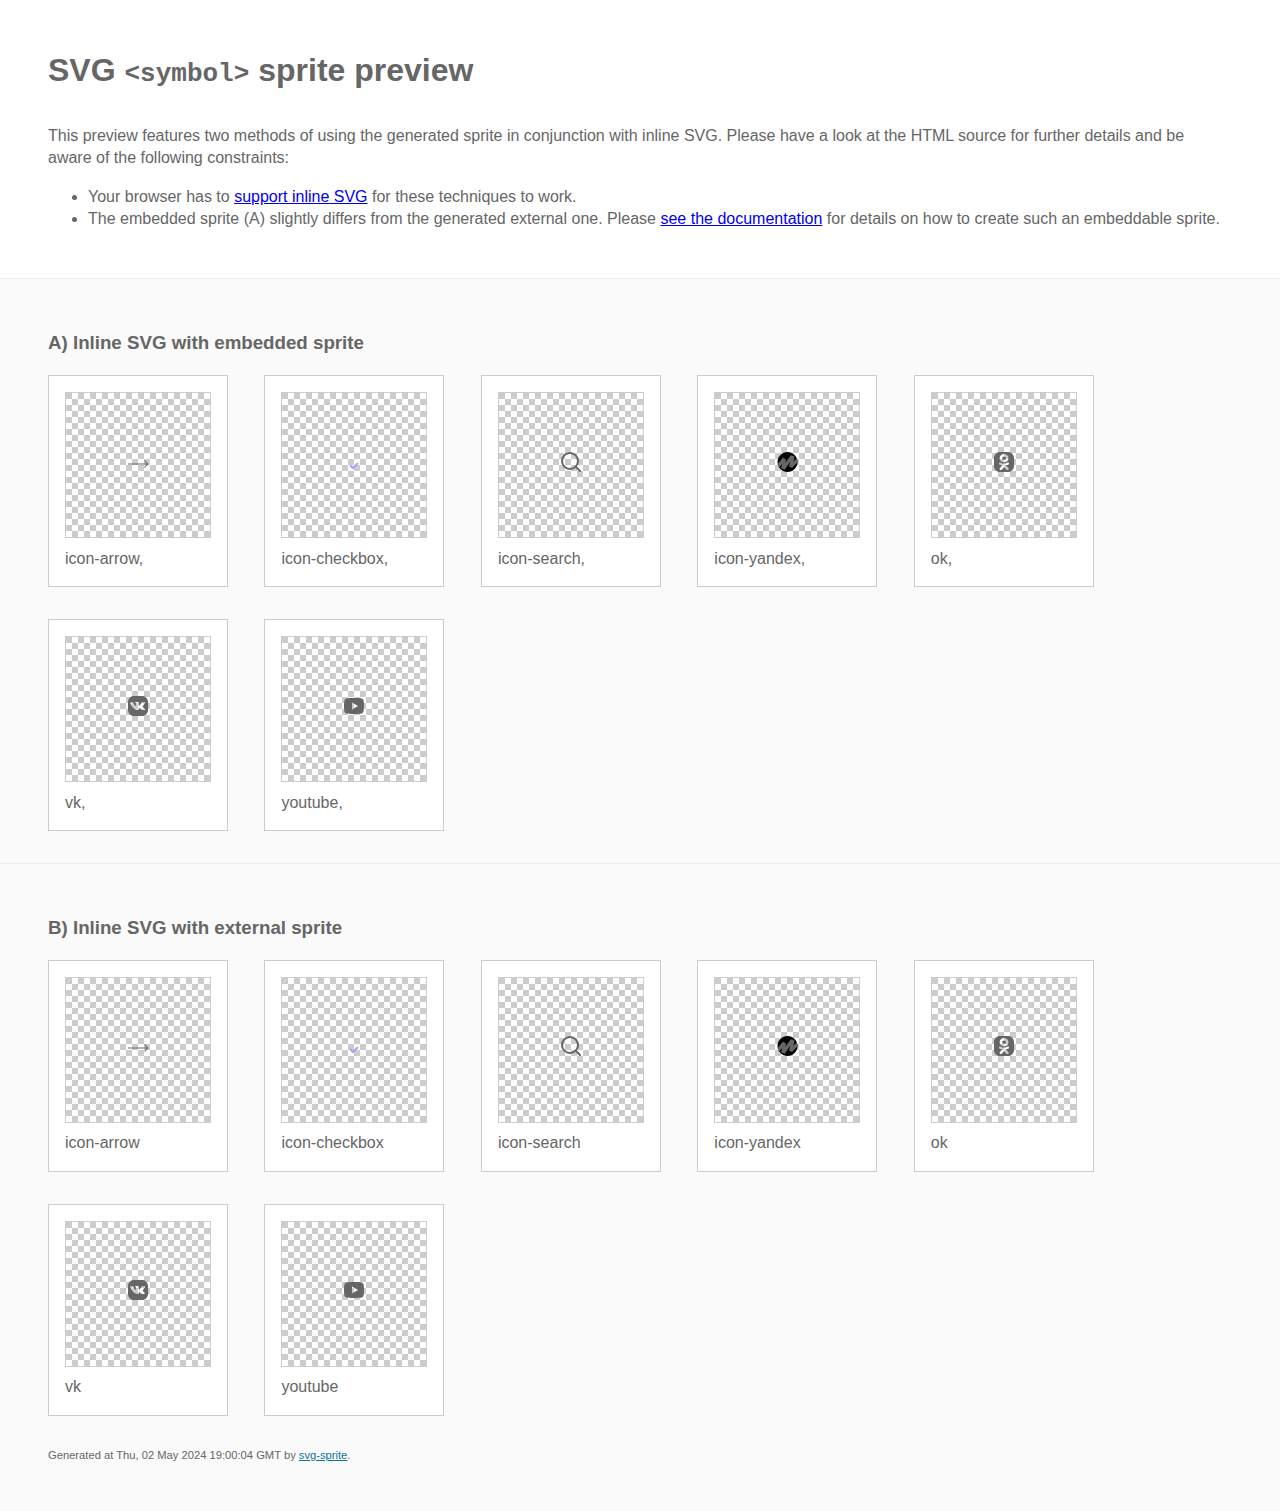
<file: public/img/icons/sprite.symbol.html>
<!doctype html>
<html lang="en">
    <head>
        <meta charset="utf-8">
        <title>SVG &lt;symbol&gt; sprite preview | svg-sprite</title>
        <style>
            body {
                padding: 0;
                margin: 0;
                color: #666;
                background: #fafafa;
                font-family: Arial, Helvetica, sans-serif;
                font-size: 1em;
                line-height: 1.4;
            }

            header {
                display: block;
                padding: 3em 3em 2em;
                background-color: #fff;
            }

            header p {
                margin: 2em 0 0;
            }

            section {
                border-top: 1px solid #eee;
                padding: 2em 3em 0;
            }

            section ul {
                margin: 0;
                padding: 0;
            }

            section li {
                display: inline-block;
                background-color: #fff;
                position: relative;
                margin: 0 2em 2em 0;
                vertical-align: top;
                border: 1px solid #ccc;
                padding: 1em 1em 3em;
                cursor: default;
            }

            .icon-box {
                margin: 0;
                width: 144px;
                height: 144px;
                position: relative;
                background: #ccc url("data:image/svg+xml,%3Csvg xmlns='http://www.w3.org/2000/svg' width='12' height='12'%3E%3Cpath fill='%23fff' d='M6 0h6v6H6zM0 6h6v6H0z'/%3E%3C/svg%3E") top left repeat;
                border: 1px solid #ccc;
                display: table-cell;
                vertical-align: middle;
                text-align: center;
            }

            .icon {
                display: inline-block;
            }

            h1 {
                margin-top: 0;
            }

            h2 {
                margin: 0;
                padding: 0;
                font-size: 1em;
                font-weight: 400;
                white-space: nowrap;
                overflow: hidden;
                text-overflow: ellipsis;
                position: absolute;
                left: 1em;
                right: 1em;
                bottom: 1em;
            }

            footer {
                display: block;
                margin: 0;
                padding: 0 3em 3em;
            }

            footer p {
                margin: 0;
                font-size: .7em;
            }

            footer a {
                color: #0f7595;
                margin-left: 0;
            }
        </style>

<!--
Sprite shape dimensions
====================================================================================================
You will need to set the sprite shape dimensions via CSS when you use them as inline SVG, otherwise
they would become a huge 100% in size. You may use the following dimension classes for doing so.
They might well be outsourced to an external stylesheet of course.
-->

<style>
 .svg-icon-arrow-dims { width: 28px; height: 12px; }
 .svg-icon-checkbox-dims { width: 10px; height: 8px; }
 .svg-icon-search-dims { width: 24px; height: 24px; }
 .svg-icon-yandex-dims { width: 21px; height: 20px; }
 .svg-ok-dims { width: 20px; height: 20px; }
 .svg-vk-dims { width: 20px; height: 20px; }
 .svg-youtube-dims { width: 20px; height: 16px; }
</style>

<!--
====================================================================================================
-->

    </head>
    <body>

<!--
Inline <symbol> SVG sprite
====================================================================================================
This is an inlined version of the generated SVG sprite. The single images may be <use>d everywhere
below within this document. Please see

    https://github.com/svg-sprite/svg-sprite/blob/main/docs/configuration.md#defs--symbol-mode

for further details on how to create this embeddable sprite variant.
-->

<svg width="0" height="0" style="position:absolute">
     <symbol viewBox="0 0 28 12" fill="none" id="icon-arrow" xmlns="http://www.w3.org/2000/svg"><path d="M24.3536 6.35355C24.5488 6.15829 24.5488 5.84171 24.3536 5.64645L21.1716 2.46447C20.9763 2.2692 20.6597 2.2692 20.4645 2.46447C20.2692 2.65973 20.2692 2.97631 20.4645 3.17157L23.2929 6L20.4645 8.82843C20.2692 9.02369 20.2692 9.34027 20.4645 9.53553C20.6597 9.7308 20.9763 9.7308 21.1716 9.53553L24.3536 6.35355ZM4 6.5H24V5.5H4V6.5Z" fill="currentColor"/></symbol>
     <symbol viewBox="0 0 10 8" fill="none" id="icon-checkbox" xmlns="http://www.w3.org/2000/svg"><path d="M8.94976 1.08233L4.00002 6.03208L1.17159 3.20365" stroke="#AA9DFA" stroke-width="2"/></symbol>
     <symbol viewBox="0 0 24 24" fill="none" id="icon-search" xmlns="http://www.w3.org/2000/svg"><path d="M11 19C15.4183 19 19 15.4183 19 11C19 6.58172 15.4183 3 11 3C6.58172 3 3 6.58172 3 11C3 15.4183 6.58172 19 11 19Z" stroke="currentColor" stroke-width="2" stroke-linecap="round" stroke-linejoin="round"/><path d="M21 21L16.65 16.65" stroke="currentColor" stroke-width="2" stroke-linecap="round" stroke-linejoin="round"/></symbol>
     <symbol viewBox="0 0 21 20" id="icon-yandex" xmlns="http://www.w3.org/2000/svg"><path d="M10.5 20C16.0228 20 20.5 15.5228 20.5 9.99998C20.5 4.47714 16.0228 0 10.5 0C4.97724 0 0.5 4.47714 0.5 9.99998C0.5 15.5228 4.97724 20 10.5 20Z"/><path fill="currentColor" d="M17.4385 4.54403L13.7295 3.17688L8.3957 10.8638L8.92677 7.37522L6.02058 5.68231L0.67395 12.1142C0.924269 13.386 1.4102 14.5719 2.08387 15.624L5.27373 11.7712L4.09993 16.2963L7.73707 17.6272L13.1408 9.84652L11.9569 14.2959L14.9033 16.018L20.558 10.3176C20.5592 10.2536 20.5599 10.189 20.5599 10.1247C20.5599 8.78271 20.3017 7.50144 19.8329 6.32909L16.5482 9.65392L17.4385 4.54403Z"/></symbol>
     <symbol viewBox="0 0 20 20" fill="none" id="ok" xmlns="http://www.w3.org/2000/svg"><path d="M8.23378 6.14624C8.23378 7.0928 9.05694 7.86023 10.0724 7.86023C11.088 7.86023 11.9111 7.0928 11.9111 6.14624C11.9111 5.19968 11.088 4.43231 10.0724 4.43231C9.05694 4.43231 8.23378 5.19968 8.23378 6.14624Z" fill="currentColor"/><path fill-rule="evenodd" clip-rule="evenodd" d="M6 0C2.68629 0 0 2.68629 0 6V14C0 17.3137 2.68629 20 6 20H14C17.3137 20 20 17.3137 20 14V6C20 2.68629 17.3137 0 14 0H6ZM5.62436 6.14617C5.62436 3.85633 7.61571 2 10.0724 2C12.5292 2 14.5206 3.85633 14.5206 6.14617C14.5206 8.43606 12.5292 10.2925 10.0724 10.2925C7.61571 10.2925 5.62436 8.43606 5.62436 6.14617ZM14.5472 12.4252C14.4907 12.4674 13.4236 13.2535 11.6427 13.5916L14.3307 16.0748C14.8034 16.5147 14.804 17.2285 14.3321 17.6691C13.8602 18.1097 13.0946 18.1104 12.6216 17.6704L10.012 15.3016L7.64177 17.6552C7.4046 17.8846 7.08805 18 6.77109 18C6.46897 18 6.16645 17.8952 5.93169 17.6842C5.45075 17.252 5.43691 16.5384 5.90062 16.0902L8.4519 13.6048C6.62134 13.2746 5.51009 12.468 5.45295 12.4252C4.93171 12.0357 4.84811 11.3262 5.26591 10.8404C5.6839 10.3547 6.44492 10.2767 6.96616 10.6662C6.97719 10.6744 8.13936 11.4883 10.012 11.4895C11.8847 11.4883 13.0228 10.6744 13.0338 10.6662C13.5551 10.2767 14.3163 10.3547 14.7341 10.8404C15.1519 11.3262 15.0683 12.0357 14.5472 12.4252Z" fill="currentColor"/></symbol>
     <symbol viewBox="0 0 20 20" fill="none" id="vk" xmlns="http://www.w3.org/2000/svg"><path fill-rule="evenodd" clip-rule="evenodd" d="M0 6C0 2.68652 2.68652 0 6 0H14C17.3135 0 20 2.68652 20 6V14C20 17.3135 17.3135 20 14 20H6C2.68652 20 0 17.3135 0 14V6ZM15.3438 11.4473C15.7139 11.7778 16.0845 12.1089 16.4121 12.4795C16.5415 12.626 16.6665 12.7754 16.7769 12.9346C16.835 13.0181 16.8892 13.104 16.938 13.1934C17.0425 13.3848 17.0439 13.5859 16.9727 13.7383C16.9058 13.8809 16.7754 13.981 16.606 13.9917L14.4209 13.9912C13.8569 14.0356 13.4077 13.8208 13.0293 13.4575C12.7271 13.1675 12.4468 12.8584 12.1558 12.5586C12.0366 12.4355 11.9116 12.3198 11.7622 12.2285C11.5962 12.1265 11.4419 12.0991 11.3086 12.1455C11.2031 12.1821 11.1104 12.2656 11.0352 12.3955C10.8613 12.6938 10.8213 13.0244 10.8047 13.3564C10.7812 13.8418 10.6255 13.9688 10.1089 13.9917C9.00439 14.0405 7.95654 13.8823 6.98242 13.3574C6.12305 12.8945 5.45801 12.2417 4.87842 11.502C3.75 10.0601 2.88574 8.47754 2.10938 6.84912C1.93457 6.48242 2.0625 6.28662 2.4917 6.27881C3.20459 6.26611 3.91797 6.26758 4.63086 6.27832C4.9209 6.28271 5.11279 6.43896 5.22461 6.69727C5.60986 7.59082 6.08203 8.44092 6.67432 9.229L6.78369 9.37207C6.90918 9.53174 7.04541 9.68262 7.22217 9.79688C7.4751 9.96045 7.66797 9.90625 7.7876 9.64014C7.86377 9.4707 7.89697 9.28955 7.91357 9.1084C7.97021 8.4873 7.97705 7.86621 7.87891 7.24756C7.81787 6.86035 7.58643 6.61035 7.17725 6.53711C6.96826 6.49951 6.99902 6.42676 7.10059 6.31445C7.27637 6.12061 7.44141 6.00049 7.771 6.00049L10.2397 6C10.6284 6.07178 10.7158 6.23633 10.7686 6.60596L10.771 9.19092C10.7661 9.33398 10.8472 9.75781 11.1191 9.85107C11.3374 9.91895 11.4814 9.75391 11.6118 9.62402C12.2036 9.03174 12.6255 8.33301 13.0034 7.60986C13.1699 7.29102 13.314 6.96094 13.4536 6.63037C13.5024 6.51562 13.5635 6.42822 13.6455 6.36816C13.7378 6.30029 13.8564 6.26758 14.0117 6.26953L16.3887 6.27246C16.4585 6.27246 16.5298 6.27295 16.5991 6.28418C16.8101 6.31836 16.9404 6.37939 16.9985 6.4834C17.0503 6.57666 17.0439 6.70508 16.9854 6.87939C16.7979 7.43555 16.4399 7.90283 16.0835 8.36768L16.041 8.42334C15.6436 8.94092 15.2202 9.43994 14.8271 9.95996C14.4658 10.4346 14.4941 10.6738 14.9429 11.0864C15.0752 11.208 15.2095 11.3276 15.3438 11.4473Z" fill="currentColor"/></symbol>
     <symbol viewBox="0 0 20 16" fill="none" id="youtube" xmlns="http://www.w3.org/2000/svg"><path d="M19.543 2.498C20 4.28 20 8 20 8C20 8 20 11.72 19.543 13.502C19.289 14.487 18.546 15.262 17.605 15.524C15.896 16 10 16 10 16C10 16 4.107 16 2.395 15.524C1.45 15.258 0.708 14.484 0.457 13.502C2.98023e-08 11.72 0 8 0 8C0 8 2.98023e-08 4.28 0.457 2.498C0.711 1.513 1.454 0.738 2.395 0.476C4.107 -1.78814e-07 10 0 10 0C10 0 15.896 -1.78814e-07 17.605 0.476C18.55 0.742 19.292 1.516 19.543 2.498ZM8 11.5L14 8L8 4.5V11.5Z" fill="currentColor"/></symbol>
</svg>

<!--
====================================================================================================
-->

        <header>
            <h1>SVG <code>&lt;symbol&gt;</code> sprite preview</h1>
            <p>This preview features two methods of using the generated sprite in conjunction with inline SVG. Please have a look at the HTML source for further details and be aware of the following constraints:</p>
            <ul>
                <li>Your browser has to <a href="https://caniuse.com/svg-html5" target="_blank" rel="noopener noreferrer">support inline SVG</a> for these techniques to work.</li>
                <li>The embedded sprite (A) slightly differs from the generated external one. Please <a href="https://github.com/svg-sprite/svg-sprite/blob/main/docs/configuration.md#defs--symbol-mode" target="_blank" rel="noopener noreferrer">see the documentation</a> for details on how to create such an embeddable sprite.</li>
            </ul>
        </header>
        <section>

<!--
A) Inline SVG with embedded sprite
====================================================================================================
These SVG images make use of fragment identifiers (IDs) and are extracted out of the inline sprite
embedded above. They may be styled via CSS.
-->

            <h3>A) Inline SVG with embedded sprite</h3>
            <ul>

             <li title="icon-arrow">
                    <div class="icon-box">
                        <svg class="svg-icon-arrow-dims">
                            <use xlink:href="#icon-arrow"></use>
                        </svg>
                    </div>
                    <h2>icon-arrow, </h2>
                </li>
             <li title="icon-checkbox">
                    <div class="icon-box">
                        <svg class="svg-icon-checkbox-dims">
                            <use xlink:href="#icon-checkbox"></use>
                        </svg>
                    </div>
                    <h2>icon-checkbox, </h2>
                </li>
             <li title="icon-search">
                    <div class="icon-box">
                        <svg class="svg-icon-search-dims">
                            <use xlink:href="#icon-search"></use>
                        </svg>
                    </div>
                    <h2>icon-search, </h2>
                </li>
             <li title="icon-yandex">
                    <div class="icon-box">
                        <svg class="svg-icon-yandex-dims">
                            <use xlink:href="#icon-yandex"></use>
                        </svg>
                    </div>
                    <h2>icon-yandex, </h2>
                </li>
             <li title="ok">
                    <div class="icon-box">
                        <svg class="svg-ok-dims">
                            <use xlink:href="#ok"></use>
                        </svg>
                    </div>
                    <h2>ok, </h2>
                </li>
             <li title="vk">
                    <div class="icon-box">
                        <svg class="svg-vk-dims">
                            <use xlink:href="#vk"></use>
                        </svg>
                    </div>
                    <h2>vk, </h2>
                </li>
             <li title="youtube">
                    <div class="icon-box">
                        <svg class="svg-youtube-dims">
                            <use xlink:href="#youtube"></use>
                        </svg>
                    </div>
                    <h2>youtube, </h2>
                </li>
         </ul>

<!--
====================================================================================================
-->

        </section>
        <section>

<!--
B) Inline SVG with external sprite
====================================================================================================
These SVG images make use of an URL + fragment identifiers (IDs) and refer to the regular external
SVG sprite. They may be styled via CSS.
-->

            <h3>B) Inline SVG with external sprite</h3>
            <ul>

             <li title="icon-arrow">
                    <div class="icon-box">
                        <svg class="svg-icon-arrow-dims">
                            <use xlink:href="sprite.svg#icon-arrow"></use>
                        </svg>
                    </div>
                    <h2>icon-arrow</h2>
                </li>
             <li title="icon-checkbox">
                    <div class="icon-box">
                        <svg class="svg-icon-checkbox-dims">
                            <use xlink:href="sprite.svg#icon-checkbox"></use>
                        </svg>
                    </div>
                    <h2>icon-checkbox</h2>
                </li>
             <li title="icon-search">
                    <div class="icon-box">
                        <svg class="svg-icon-search-dims">
                            <use xlink:href="sprite.svg#icon-search"></use>
                        </svg>
                    </div>
                    <h2>icon-search</h2>
                </li>
             <li title="icon-yandex">
                    <div class="icon-box">
                        <svg class="svg-icon-yandex-dims">
                            <use xlink:href="sprite.svg#icon-yandex"></use>
                        </svg>
                    </div>
                    <h2>icon-yandex</h2>
                </li>
             <li title="ok">
                    <div class="icon-box">
                        <svg class="svg-ok-dims">
                            <use xlink:href="sprite.svg#ok"></use>
                        </svg>
                    </div>
                    <h2>ok</h2>
                </li>
             <li title="vk">
                    <div class="icon-box">
                        <svg class="svg-vk-dims">
                            <use xlink:href="sprite.svg#vk"></use>
                        </svg>
                    </div>
                    <h2>vk</h2>
                </li>
             <li title="youtube">
                    <div class="icon-box">
                        <svg class="svg-youtube-dims">
                            <use xlink:href="sprite.svg#youtube"></use>
                        </svg>
                    </div>
                    <h2>youtube</h2>
                </li>
         </ul>

<!--
====================================================================================================
-->

        </section>
        <footer>
            <p>Generated at Thu, 02 May 2024 19:00:04 GMT by <a href="https://github.com/svg-sprite/svg-sprite" target="_blank" rel="noopener noreferrer">svg-sprite</a>.</p>
        </footer>
    </body>
</html>
</file>
<file: public/css/style.css>
@font-face {
	font-weight: 700;
	font-family: "Muller";
	font-style: normal;
	src: url("../fonts/Muller-Bold.woff2") format("woff2"),
	url("../fonts/Muller-Bold.woff") format("woff");
	font-display: swap;
}

@font-face {
	font-weight: 500;
	font-family: "Muller";
	font-style: normal;
	src: url("../fonts/Muller-Medium.woff2") format("woff2"),
	url("../fonts/Muller-Medium.woff") format("woff");
	font-display: swap;
}

@font-face {
	font-weight: 400;
	font-family: "Muller";
	font-style: normal;
	src: url("../fonts/Muller-Regular.woff2") format("woff2"),
	url("../fonts/Muller-Regular.woff") format("woff");
	font-display: swap;
}

@font-face {
	font-weight: 400;
	font-family: "Muller";
	font-style: italic;
	src: url("../fonts/Muller-Regular-Italic.woff2") format("woff2"),
	url("../fonts/Muller-Regular-Italic.woff") format("woff");
	font-display: swap;
}

@font-face {
	font-weight: 300;
	font-family: "Muller";
	font-style: italic;
	src: url("../fonts/Muller-Light-Italic.woff2") format("woff2"),
	url("../fonts/Muller-Light-Italic.woff") format("woff");
	font-display: swap;
}

@font-face {
	font-weight: 400;
	font-family: "OpenSans";
	font-style: normal;
	src: url("../fonts/OpenSans-Regular.woff2") format("woff2"),
	url("../fonts/OpenSans-Regular.woff") format("woff");
	font-display: swap;
}

:root {
	--black: #121723;
	--light-black: #292e39;
	--text-gray: #a1a6b4;
	--shade-gray: #d2d5dd;
	--light-color: #e6e8ec;
	--light-color-a40: rgba(230, 232, 236, 0.4);
	--promo-color-shade: #bb973e;
	--promo-color: #f0d288;
  --blue: #0039a6;
	--red: #d52b1e;
	--primary-shade: #4f28a5;
	--primary: #6d31ee;
	--primary-light: #aa9dfa;
	--white: #ffffff;

  --font-family: "Muller", sans-serif;
  --second-family: "Open Sans", sans-serif;

  --padding-xs: 32px;
  --padding-sm: 114px;
  --padding-md: 100px;
  --padding-lg: 70px;
  --gap: 30px;
}

html {
  -webkit-box-sizing: border-box;
          box-sizing: border-box;
  scroll-behavior: smooth;
}

*,
*::after,
*::before {
  -webkit-box-sizing: inherit;
          box-sizing: inherit;
}

body {
  margin: 0;
  padding: 0;

  font-weight: 400;
  font-size: 16px;
  font-family: var(--font-family);
  color: var(--black);

  background-color: var(--white);
}

img {
  max-width: 100%;
  height: auto;
}

.visually-hidden {
  position: absolute;

  width: 1px;
  height: 1px;
  margin: -1px;
  padding: 0;
  overflow: hidden;

  white-space: nowrap;

  border: 0;

  clip: rect(0, 0, 0, 0);
  -webkit-clip-path: inset(100%);
          clip-path: inset(100%);
}

/* Global */
.container {
  max-width: 1174px;
  margin: 0 auto;
  padding-right: var(--padding-xs);
  padding-left: var(--padding-xs);
}

.main__section {
  padding-top: 94px;
  padding-bottom: 94px;
}

.main__section-title {
  margin-top: 0;
  margin-bottom: 0;

  font-weight: 400;
  font-size: 48px;
  line-height: 100%;
  color: var(--black);
}

.list-reset {
  margin-top: 0;
  margin-bottom: 0;
  padding: 0;

  list-style: none;
}

.btn-reset {
  padding: 0;

  background-color: transparent;
  border: none;

  cursor: pointer;
}

.btn-primary {
  display: inline-block;
  padding-top: 22px;
  padding-right: 52px;
  padding-bottom: 21px;
  padding-left: 52px;

  font-weight: 500;
  font-size: 20px;
  color: var(--white);

  background-color: var(--primary);
  border: 2px solid transparent;
  border-radius: 40px;
  outline: none;

  cursor: pointer;

  -webkit-transition: background-color 0.3s, border-color 0.3s;

  -o-transition: background-color 0.3s, border-color 0.3s;

  transition: background-color 0.3s, border-color 0.3s;
}

.btn-primary:focus {
  background-color: var(--primary-light);
  border-color: var(--primary-shade);
}

.btn-primary:hover {
  background-color: var(--primary-light);
  border-color: transparent;
}

.btn-primary:active {
  background-color: var(--primary-shade);
  border-color: transparent;
}

.btn-secondary {
  display: inline-block;
  padding-top: 10px;
  padding-right: 18px;
  padding-bottom: 10px;
  padding-left: 18px;

  font-weight: 500;
  font-size: 16px;
  color: var(--white);

  background-color: transparent;
  border: 2px solid var(--primary);
  border-radius: 77px;
  outline: none;

  cursor: pointer;

  -webkit-transition: background-color 0.3s, border-color 0.3s, color 0.3s;

  -o-transition: background-color 0.3s, border-color 0.3s, color 0.3s;

  transition: background-color 0.3s, border-color 0.3s, color 0.3s;
}

.btn-secondary:focus {
  background-color: var(--primary-light);
}

.btn-secondary:hover {
  background-color: var(--primary);
  border-color: transparent;
}

.btn-secondary:active {
  background-color: var(--primary-shade);
  border-color: transparent;
}

.btn-secondary--light {
  color: var(--primary-light);

  background-color: transparent;
  border: 2px solid var(--primary-light);
}

.btn-secondary--light:focus {
  color: var(--white);

  background-color: var(--primary);
  border-color: transparent;
}

.btn-secondary--light:hover {
  color: var(--white);

  background-color: var(--primary);
  border-color: transparent;
}

.btn-secondary--light:active {
  color: var(--white);

  background-color: var(--primary-shade);
  border-color: transparent;
}

/* header */
.header {
  position: relative;

  padding-top: 32px;
  padding-bottom: 34px;
}

.header__wrapper {
  display: -webkit-box;
  display: -ms-flexbox;
  display: flex;
  -webkit-box-align: center;
      -ms-flex-align: center;
          align-items: center;
  -webkit-column-gap: 10px;
     -moz-column-gap: 10px;
          column-gap: 10px;
}

.header__logo {
  -webkit-box-flex: 0;
      -ms-flex-positive: 0;
          flex-grow: 0;
  -ms-flex-negative: 0;
      flex-shrink: 0;
  width: 160px;
  height: 20px;

  border-radius: 5px;
  outline: 2px solid transparent;

  -webkit-transition: outline 0.3s;

  -o-transition: outline 0.3s;

  transition: outline 0.3s;
}

.header__logo:focus {
  outline: 2px solid var(--primary);
  outline-offset: 6px;
}

.header__nav {
  -webkit-box-flex: 0;
      -ms-flex-positive: 0;
          flex-grow: 0;
  -ms-flex-negative: 0;
      flex-shrink: 0;
  width: 778px;
}

.main-nav {
  overflow: hidden;

  -webkit-mask-image: linear-gradient(
    90deg,
    transparent 0, rgba(0, 0, 0, .25) calc(var(--padding-lg) - 10px),
    #000 var(--padding-lg),
    #000 calc(100% - var(--padding-lg)),
    rgba(0, 0, 0, .25) calc(100% - calc(var(--padding-lg) - 10px)),
    transparent
    );

          mask-image: linear-gradient(
    90deg,
    transparent 0, rgba(0, 0, 0, .25) calc(var(--padding-lg) - 10px),
    #000 var(--padding-lg),
    #000 calc(100% - var(--padding-lg)),
    rgba(0, 0, 0, .25) calc(100% - calc(var(--padding-lg) - 10px)),
    transparent
    );
}

.main-nav__list {
  display: -webkit-box;
  display: -ms-flexbox;
  display: flex;
  padding-right: var(--padding-lg);
  padding-left: var(--padding-lg);
  overflow-x: scroll;
  scrollbar-width: none;

  -webkit-column-gap: 59px;

     -moz-column-gap: 59px;

          column-gap: 59px;
}

.main-nav__list::-webkit-scrollbar {
  display: none;
}

.main-nav__link {
  display: block;

  font-weight: 400;
  font-size: 20px;
  color: var(--black);
  text-decoration: none;

  outline: 4px solid transparent;
  outline-offset: 0;

  -webkit-transition: color 0.3s, background-color 0.3s, outline 0.3s;

  -o-transition: color 0.3s, background-color 0.3s, outline 0.3s;

  transition: color 0.3s, background-color 0.3s, outline 0.3s;
}

.main-nav__link:focus {
  color: var(--white);

  background-color: var(--primary-light);
  outline-color:var(--primary-light);
}

.main-nav__link:hover {
  color: var(--primary);

  background-color: transparent;
  outline-color: transparent;
}

.main-nav__link:active {
  color: var(--primary-shade);
}

.header__search {
  margin-left: auto;
}

.header__search-btn {
  display: block;
  width: 24px;
  height: 24px;

  color: var(--primary);

  outline: none;

  -webkit-transition: color 0.3s;

  -o-transition: color 0.3s;

  transition: color 0.3s;
}

.header__search-btn:focus {
  color: var(--primary-light);
}

.header__search-btn:hover {
  color: var(--primary-light);
}

.header__search-btn:active {
  color: var(--primary-shade);
}

.header__search-icon {
  width: 100%;
  height: 100%;
}

/* hero */
.hero__wrapper {
  display: -webkit-box;
  display: -ms-flexbox;
  display: flex;

  -webkit-column-gap: 121px;

     -moz-column-gap: 121px;

          column-gap: 121px;
}

.hero__wrapper::after {
  content: "";

  display: block;
  width: 100%;
  max-width: 350px;
  min-height: 100%;

  background-image: url('../img/microphone-bg-lg.png');
  background-repeat: no-repeat;
  background-position: right top calc(50% - 8px);
  background-size: contain;
}

.hero__content {
  min-height: 380px;
  padding-top: 94px;
  padding-right: 4px;
  padding-bottom: 93px;
}

.hero__title {
  margin-top: 0;
  margin-bottom: 14px;

  font-weight: 700;
  font-size: 60px;
  line-height: 100%;
  color: var(--black);
}

.hero__title i {
  font-weight: 400;
}

.hero__content {
  -ms-flex-negative: 0;
      flex-shrink: 0;
  max-width: 635px;
}

.hero__text {
  margin-top: 0;
  margin-bottom: 45px;

  line-height: 150%;
}

.hero__link {
  text-decoration: none;
}

/* podcasts */
.podcasts {
  background-color: var(--light-color);
}

.podcasts__title {
  margin-bottom: var(--gap);
}

.podcasts__list {
  display: -webkit-box;
  display: -ms-flexbox;
  display: flex;
  -ms-flex-wrap: wrap;
      flex-wrap: wrap;

  row-gap: var(--gap);
  -webkit-column-gap: var(--gap);
     -moz-column-gap: var(--gap);
          column-gap: var(--gap);
}

.podcasts__item {
  position: relative;

  display: -webkit-box;

  display: -ms-flexbox;

  display: flex;
  -webkit-box-align: center;
      -ms-flex-align: center;
          align-items: center;
  width: calc(100% / 2 - var(--gap) / 2);

  -webkit-column-gap: var(--gap);

     -moz-column-gap: var(--gap);

          column-gap: var(--gap);

  background-color: var(--white);

  -webkit-transition: -webkit-transform 0.3s;

  transition: -webkit-transform 0.3s;

  -o-transition: transform 0.3s;

  transition: transform 0.3s;

  transition: transform 0.3s, -webkit-transform 0.3s;
}

.podcasts__item-img {
  -webkit-box-flex: 0;
      -ms-flex-positive: 0;
          flex-grow: 0;
  -ms-flex-negative: 0;
      flex-shrink: 0;
  width: 112px;
  height: 140px;
}

.podcasts__item-content {
  display: -webkit-box;
  display: -ms-flexbox;
  display: flex;
  -webkit-box-orient: vertical;
  -webkit-box-direction: normal;
      -ms-flex-direction: column;
          flex-direction: column;
  -webkit-box-pack: center;
      -ms-flex-pack: center;
          justify-content: center;
  padding-top: 10px;
  padding-bottom: 10px;
}

.podcasts__item-title {
  margin-top: 0;
  margin-bottom: 0;

  font-weight: 400;
  font-size: 20px;
  color: var(--black);
}

.podcasts__item-link {
  display: inline-block;

  font: inherit;
  color: var(--black);
  text-decoration: none;
}

.podcasts__item-link::before {
  content: "";

  position: absolute;
  top: 0;
  right: 0;
  bottom: 0;
  left: 0;
  z-index: 1;

  display: block;
  width: 100%;
  height: 100%;

  outline: 2px solid transparent;
  outline-offset: 2px;

  -webkit-transition: outline 0.3s, background-color 0.3s;

  -o-transition: outline 0.3s, background-color 0.3s;

  transition: outline 0.3s, background-color 0.3s;
}

.podcasts__item-link:focus {
  outline: none;
}

.podcasts__item-link:focus::before {
  outline-color: var(--primary-light);
}

.podcasts__item:hover {
  -webkit-transform: scale(1.03);
      -ms-transform: scale(1.03);
          transform: scale(1.03);
}

.podcasts__item-link:active::before {
  background-color: rgba(255, 255, 255, 0.4);
}

.podcasts__item-author {
  margin-top: 0;
  margin-bottom: 0;

  color: var(--text-gray);
}

.podcasts__item-date {
  -webkit-box-ordinal-group: 0;
      -ms-flex-order: -1;
          order: -1;
  margin-bottom: 5px;

  font-size: 12px;
}

.podcasts__item-day {
  position: absolute;
  bottom: 0;
  left: 0;

  display: block;
  min-width: 51px;
  padding-top: 3px;
  padding-right: 6px;
  padding-bottom: 2px;
  padding-left: 6px;

  font-size: 10px;
  text-align: center;

  background-color: var(--light-color);
}

/* broadcasts */
.broadcasts__wrapper {
  display: -webkit-box;
  display: -ms-flexbox;
  display: flex;
  -webkit-box-pack: justify;
      -ms-flex-pack: justify;
          justify-content: space-between;
  -webkit-column-gap: var(--gap);
     -moz-column-gap: var(--gap);
          column-gap: var(--gap);
}

.broadcasts__title {
  -webkit-box-flex: 0;
      -ms-flex-positive: 0;
          flex-grow: 0;
  -ms-flex-negative: 0;
      flex-shrink: 0;
}

.broadcasts__list {
  display: -webkit-box;
  display: -ms-flexbox;
  display: flex;
  -ms-flex-wrap: wrap;
      flex-wrap: wrap;
  max-width: 825px;
  padding-top: 13px;

  row-gap: var(--gap);
  -webkit-column-gap: var(--gap);
     -moz-column-gap: var(--gap);
          column-gap: var(--gap);
}

.broadcasts__item {
  display: -webkit-box;
  display: -ms-flexbox;
  display: flex;
  -webkit-box-orient: vertical;
  -webkit-box-direction: normal;
      -ms-flex-direction: column;
          flex-direction: column;
  width: 255px;
}

.broadcasts__item-img {
  width: 100%;
  height: 148px;
}

.broadcasts__item-content {
  display: -webkit-box;
  display: -ms-flexbox;
  display: flex;
  -webkit-box-flex: 1;
      -ms-flex-positive: 1;
          flex-grow: 1;
  -webkit-box-orient: vertical;
  -webkit-box-direction: normal;
      -ms-flex-direction: column;
          flex-direction: column;
  -webkit-box-align: start;
      -ms-flex-align: start;
          align-items: flex-start;
  height: auto;
  min-height: 112px;
  padding-top: 20px;
  padding-right: 15px;
  padding-bottom: 19px;
  padding-left: 15px;

  border: 1px solid var(--light-color);
}

.broadcasts__item-title {
  margin-top: 0;
  margin-bottom: 0;

  font-weight: 500;
  font-size: 20px;
  color: var(--black);
}

.broadcasts__item-date {
  margin: 0;
  margin-bottom: 18px;

  font-size: 12px;
  color: var(--text-gray);
}

.broadcasts__item-link {
  display: -webkit-box;
  display: -ms-flexbox;
  display: flex;
  -webkit-box-align: center;
      -ms-flex-align: center;
          align-items: center;
  margin-top: auto;

  font-style: italic;
  font-weight: 400;
  font-size: 16px;
  line-height: 100%;
  color: var(--black);
  text-decoration: none;

  outline: 4px solid transparent;
  outline-offset: 0;

  -webkit-transition: color 0.3s, background-color 0.3s, outline 0.3s;

  -o-transition: color 0.3s, background-color 0.3s, outline 0.3s;

  transition: color 0.3s, background-color 0.3s, outline 0.3s;
}

.broadcasts__item-link-icon {
  width: 28px;
  height: 12px;

  -webkit-transition: -webkit-transform 0.3s;

  transition: -webkit-transform 0.3s;

  -o-transition: transform 0.3s;

  transition: transform 0.3s;

  transition: transform 0.3s, -webkit-transform 0.3s;
}

.broadcasts__item-link:focus {
  color: var(--white);

  background-color: var(--primary-light);
  outline-color: var(--primary-light);
}

.broadcasts__item-link:hover {
  color: var(--primary);

  background-color: transparent;
  outline-color: transparent;
}

.broadcasts__item-link:hover .broadcasts__item-link-icon {
  -webkit-transform: scaleX(1.2);
      -ms-transform: scaleX(1.2);
          transform: scaleX(1.2);
  -webkit-transform-origin: 0;
      -ms-transform-origin: 0;
          transform-origin: 0;
}

.broadcasts__item-link:active {
  color: var(--primary-shade);
}

.broadcasts__archive {
  position: relative;
}

.broadcasts__archive-content {
  position: absolute;
  bottom: 100%;

  display: -webkit-box;

  display: -ms-flexbox;

  display: flex;
  -webkit-box-orient: vertical;
  -webkit-box-direction: normal;
      -ms-flex-direction: column;
          flex-direction: column;
  -webkit-box-align: start;
      -ms-flex-align: start;
          align-items: flex-start;
  row-gap: 12px;
  max-width: 255px;
  padding-top: 113px;

  background-image: url('../img/broadcasts/mic-bg.png');
  background-repeat: no-repeat;
  background-position: 0 0;
  background-size: 65px 89px;
}

.broadcasts__archive-link {
  display: block;
  padding-top: 9px;
  padding-right: 54px;
  padding-bottom: 9px;
  padding-left: 54px;

  font-weight: 500;
  font-size: 16px;
  text-align: center;
  color: var(--black);
  text-decoration: none;

  border: 2px solid var(--black);
  border-radius: 77px;
  outline: none;

  cursor: pointer;

  -webkit-transition: color 0.3s, background-color 0.3s, border-color 0.3s;

  -o-transition: color 0.3s, background-color 0.3s, border-color 0.3s;

  transition: color 0.3s, background-color 0.3s, border-color 0.3s;
}

.broadcasts__archive-link:focus {
  color: var(--white);

  background-color: var(--text-gray);
  border-color: var(--shade-gray);
}

.broadcasts__archive-link:hover {
  color: var(--white);

  background-color: var(--shade-gray);
  border-color: var(--text-gray);
}

.broadcasts__archive-link:active {
  background-color: var(--text-gray);
  border-color: var(--text-gray);
}

.broadcasts__archive-text {
  margin-top: 0;
  margin-bottom: 0;

  line-height: 150%;
  color: var(--text-gray);
}

/* guests */
.guests {
  color: var(--text-gray);

  background-color: var(--black);
}

.guests__title {
  margin-bottom: 14px;

  color: var(--white);
}

.guests__intro {
  max-width: 825px;
  margin-bottom: 50px;
}

.guests__intro-title {
  margin-top: 0;
  margin-bottom: 8px;

  font-weight: 700;
  font-size: 20px;
  line-height: 150%;
}

.guests__intro-text {
  margin-top: 0;
  margin-bottom: 0;

  font-size: 20px;
  line-height: 160%;
}

.guests__list {
  max-width: 920px;
}

.guests__item {
  display: -webkit-box;
  display: -ms-flexbox;
  display: flex;
  -webkit-column-gap: var(--gap);
     -moz-column-gap: var(--gap);
          column-gap: var(--gap);
}

.guests__item:not(:last-child) {
  margin-bottom: 50px;
}

.guests__item-img {
  -webkit-box-flex: 0;
      -ms-flex-positive: 0;
          flex-grow: 0;
  -ms-flex-negative: 0;
      flex-shrink: 0;
  width: 432px;
  height: 272px;
}

.guests__item-img img {
  display: block;
  width: 100%;
  height: 100%;
}

.guests__item-content {
  display: -webkit-box;
  display: -ms-flexbox;
  display: flex;
  -webkit-box-orient: vertical;
  -webkit-box-direction: normal;
      -ms-flex-direction: column;
          flex-direction: column;
  -webkit-box-align: start;
      -ms-flex-align: start;
          align-items: flex-start;
}

.guests__item-title {
  margin-top: 0;
  margin-bottom: 6px;

  font-weight: 500;
  font-size: 20px;
  color: var(--white);
}

.guests__item-text {
  margin-top: 0;
  margin-bottom: 28px;

  line-height: 180%;
}

.guests__item-link {
  display: inline-block;
  margin-top: auto;

  text-align: center;
  text-decoration: none;
}


/* playlists */
.playlists__wrapper {
  display: -webkit-box;
  display: -ms-flexbox;
  display: flex;
  -webkit-column-gap: 30px;
     -moz-column-gap: 30px;
          column-gap: 30px;
}

.playlists__header {
  max-width: 350px;
}

.playlists__title {
  margin-bottom: 12px;
}

.playlists__disclaimer {
  line-height: 137%;
  color: var(--text-gray);
}

.playlists__disclaimer-text {
  margin-top: 0;
  margin-bottom: 0;
}

.playlists__disclaimer-copyright {
  margin-top: 0;
  margin-bottom: 6px;

  font-weight: 300;
  font-style: italic;
}

.playlists__disclaimer-age {
  display: -webkit-box;
  display: -ms-flexbox;
  display: flex;
  -webkit-box-pack: center;
      -ms-flex-pack: center;
          justify-content: center;
  -webkit-box-align: center;
      -ms-flex-align: center;
          align-items: center;
  width: 30px;
  height: 30px;
  margin-top: 0;
  margin-bottom: 0;

  font-family: var(--second-family);
  font-size: 12px;
  line-height: 100%;

  border: 1px solid var(--text-gray);
  border-radius: 100%;
}

.playlists__list {
  display: -webkit-box;
  display: -ms-flexbox;
  display: flex;
  -ms-flex-wrap: wrap;
      flex-wrap: wrap;
  max-width: 730px;
  padding-top: 13px;

  row-gap: var(--gap);
  -webkit-column-gap: var(--gap);
     -moz-column-gap: var(--gap);
          column-gap: var(--gap);
}

.playlists__item {
  position: relative;

  display: -webkit-box;

  display: -ms-flexbox;

  display: flex;
  -webkit-box-orient: vertical;
  -webkit-box-direction: normal;
      -ms-flex-direction: column;
          flex-direction: column;
  width: 160px;

  -webkit-transition: -webkit-transform 0.3s;

  transition: -webkit-transform 0.3s;

  -o-transition: transform 0.3s;

  transition: transform 0.3s;

  transition: transform 0.3s, -webkit-transform 0.3s;
}

.playlists__item::before {
  content: "";

  position: absolute;
  top: 0;
  right: 0;

  display: block;
  width: 24px;
  height: 20px;

  background-color: var(--black);
  background-repeat: no-repeat;
  background-position: center;
  background-size: 16px 12px;
}

.playlists__item--ru::before {
  background-image: url('../img/playlists/icon-country-ru.svg');
}

.playlists__item--gb::before {
  background-image: url('../img/playlists/icon-country-gb.svg');
}

.playlists__item-img {
  width: 160px;
  height: 160px;
}

.playlists__item-img img {
  display: block;
  width: 100%;
  height: 100%;
}

.playlists__item-content {
  display: -webkit-box;
  display: -ms-flexbox;
  display: flex;
  -webkit-box-flex: 1;
      -ms-flex-positive: 1;
          flex-grow: 1;
  -webkit-box-orient: vertical;
  -webkit-box-direction: normal;
      -ms-flex-direction: column;
          flex-direction: column;
  height: auto;
  min-height: 64px;
  padding: 15px;

  border: 1px solid var(--light-color);
}

.playlists__item-title {
  margin-top: 0;
  margin-bottom: 4px;

  font-weight: 500;
  font-size: 16px;
  line-height: 100%;
  color: var(--black);
}

.playlists__item-link {
  font: inherit;
  color: inherit;
  text-decoration: none;
}

.playlists__item-link::before {
  content: "";

  position: absolute;
  top: 0;
  right: 0;
  bottom: 0;
  left: 0;
  z-index: 1;

  display: block;
  width: 100%;
  height: 100%;

  outline: 2px solid transparent;
  outline-offset: 2px;

  -webkit-transition: outline 0.3s, background-color 0.3s;

  -o-transition: outline 0.3s, background-color 0.3s;

  transition: outline 0.3s, background-color 0.3s;
}

.playlists__item-link:focus {
  outline-color: transparent;
}

.playlists__item-link:focus::before {
  outline-color: var(--primary-light);
}

.playlists__item:hover {
  -webkit-transform: scale(1.03);
      -ms-transform: scale(1.03);
          transform: scale(1.03);
}

.playlists__item-link:active::before {
  background-color: rgba(255, 255, 255, 0.4);
}

.playlists__item-text {
  margin-top: 0;
  margin-bottom: 0;

  font-size: 12px;
  line-height: 100%;
  color: var(--text-gray);
}

/* advertisement */
.advertisement {
  padding-bottom: 134px;

  color: var(--white);

  background-color: var(--light-black);
}

.advertisement__item {
  display: -webkit-box;
  display: -ms-flexbox;
  display: flex;
  -webkit-box-pack: justify;
      -ms-flex-pack: justify;
          justify-content: space-between;
  -webkit-box-align: center;
      -ms-flex-align: center;
          align-items: center;
  margin-left: -5px;
  -webkit-column-gap: var(--gap);
     -moz-column-gap: var(--gap);
          column-gap: var(--gap);
}

.advertisement__img--new {
  position: relative;
}

.advertisement__img--new::before {
  content: "";

  position: absolute;
  top: -7px;
  left: 0;

  display: block;
  width: 160px;
  height: 160px;

  background-image: url('../img/badge-new.svg');
  background-repeat: no-repeat;
  background-position: 0 0;
  background-size: cover;
}

.advertisement__img img {
  display: block;
}

.advertisement__desc {
  display: -webkit-box;
  display: -ms-flexbox;
  display: flex;
  -webkit-box-flex: 0;
      -ms-flex-positive: 0;
          flex-grow: 0;
  -ms-flex-negative: 0;
      flex-shrink: 0;
  -webkit-box-orient: vertical;
  -webkit-box-direction: normal;
      -ms-flex-direction: column;
          flex-direction: column;
  -webkit-box-align: start;
      -ms-flex-align: start;
          align-items: flex-start;
  width: 445px;
}

.advertisement__title {
  margin-top: 0;
  margin-bottom: 19px;
  padding-bottom: var(--gap);

  font-size: 48px;
  line-height: 100%;
  color: var(--promo-color);

  background-image: url('../img/advertisement/advertisement-bg.svg');
  background-repeat: no-repeat;
  background-position: left bottom;
}

.advertisement__text {
  margin-top: 0;
  margin-bottom: 12px;

  line-height: 180%;
}

.advertisement__text:last-of-type {
  margin-bottom: var(--gap);
}

.advertisement__price {
  margin-bottom: 26px;

  font-weight: 500;
  font-size: 30px;
}

.advertisement__link {
  display: -webkit-box;
  display: -ms-flexbox;
  display: flex;
  -webkit-box-align: center;
      -ms-flex-align: center;
          align-items: center;
  padding-top: 23px;
  padding-right: 12px;
  padding-bottom: 22px;
  padding-left: 12px;
  -webkit-column-gap: 8px;
     -moz-column-gap: 8px;
          column-gap: 8px;

  font-weight: 500;
  font-size: 20px;
  line-height: 100%;
  color: var(--promo-color);
  text-decoration: none;

  border: 2px solid var(--promo-color);
  border-radius: 100px;
  outline: none;

  -webkit-transition: color 0.3s, background-color 0.3s, border-color 0.3s;

  -o-transition: color 0.3s, background-color 0.3s, border-color 0.3s;

  transition: color 0.3s, background-color 0.3s, border-color 0.3s;
}

.advertisement__link-icon {
  color: var(--black);

  -webkit-transition: color 0.3s, fill 0.3s;

  -o-transition: color 0.3s, fill 0.3s;

  transition: color 0.3s, fill 0.3s;

  fill: var(--promo-color);
}

.advertisement__link:focus {
  color: var(--black);

  background-color: var(--promo-color-shade);
}

.advertisement__link:focus .advertisement__link-icon {
  color: var(--black);

  fill: var(--promo-color);
}

.advertisement__link:hover {
  color: var(--black);

  background-color: var(--promo-color);
}

.advertisement__link:hover .advertisement__link-icon {
  color: var(--promo-color);

  fill: var(--black);
}

.advertisement__link:active {
  background-color: var(--promo-color-shade);
  border-color: var(--promo-color-shade);
}

.advertisement__link:active .advertisement__link-icon {
  color: var(--promo-color-shade);

  fill: var(--black);
}

/* about */
.about {
  color: var(--text-gray);

  background-color: var(--black);
  background-image: url('../img/about/about-bg-lg.svg');
  background-repeat: no-repeat;
  background-position: left calc(100% / 2 + 332px) top 93px;
}

.about__title {
  margin-bottom: 12px;

  color: var(--white);
}


.about__desc {
  max-width: 634px;
  margin-bottom: var(--gap);

  font-size: 20px;
}

.about__intro {
  display: inline-block;
  margin-bottom: 8px;

  font-weight: 700;
  line-height: 150%;
}

.about__text {
  margin-top: 0;
  margin-bottom: 0;

  line-height: 160%;
}

.about__list {
  display: -webkit-box;
  display: -ms-flexbox;
  display: flex;
  -ms-flex-wrap: wrap;
      flex-wrap: wrap;
  margin-bottom: var(--gap);
  row-gap: var(--gap);
  -webkit-column-gap: var(--gap);
     -moz-column-gap: var(--gap);
          column-gap: var(--gap);
}

.about__item {
  position: relative;

  width: 255px;

  -webkit-transition: -webkit-transform 0.3s;

  transition: -webkit-transform 0.3s;

  -o-transition: transform 0.3s;

  transition: transform 0.3s;

  transition: transform 0.3s, -webkit-transform 0.3s;
}

.about__item-img {
  display: -webkit-box;
  display: -ms-flexbox;
  display: flex;
  -webkit-box-pack: end;
      -ms-flex-pack: end;
          justify-content: flex-end;
  -webkit-box-align: end;
      -ms-flex-align: end;
          align-items: flex-end;
  width: 100%;
  max-height: 255px;
  margin-bottom: var(--gap);

  background-color: var(--white);
}

.about__item:first-child .about__item-img {
  -webkit-box-pack: start;
      -ms-flex-pack: start;
          justify-content: flex-start;
}

.about__item-img img {
  display: block;
  width: 100%;
}

.about__item-title {
  margin-top: 0;
  margin-bottom: 8px;

  font-weight: 500;
  font-size: 20px;
  line-height: 100%;
  color: var(--white);
}

.about__item-link {
  font: inherit;
  color: inherit;
  text-decoration: none;

  outline: none;
}

.about__item-link::before {
  content: "";

  position: absolute;
  top: 0;
  right: 0;
  bottom: 0;
  left: 0;
  z-index: 1;

  display: block;
  width: 100%;
  height: 100%;

  outline: 2px solid transparent;
  outline-offset: 2px;

  -webkit-transition: outline 0.3s, background-color 0.3s;

  -o-transition: outline 0.3s, background-color 0.3s;

  transition: outline 0.3s, background-color 0.3s;
}

.about__item-link:focus {
  outline-color: transparent;
}

.about__item-link:focus::before {
  outline-color: var(--text-gray);
}

.about__item:hover {
  -webkit-transform: scale(1.03);
      -ms-transform: scale(1.03);
          transform: scale(1.03);
}

.about__item-link:active::before {
  background-color: rgba(255, 255, 255, 0.4);
}

.about__item-text {
  margin-top: 0;
  margin-bottom: 0;

  line-height: 150%;
}

.about__form {
  max-width: 920px;
}

.contact__form {
  display: -webkit-box;
  display: -ms-flexbox;
  display: flex;
  -webkit-box-orient: vertical;
  -webkit-box-direction: normal;
      -ms-flex-direction: column;
          flex-direction: column;
  -webkit-box-align: start;
      -ms-flex-align: start;
          align-items: flex-start;
  row-gap: var(--gap);
}

.contact__form-fieldset {
  display: -webkit-box;
  display: -ms-flexbox;
  display: flex;
  width: 100%;
  margin: 0;
  padding: 0;
  row-gap: var(--gap);
  -webkit-column-gap: var(--gap);
     -moz-column-gap: var(--gap);
          column-gap: var(--gap);

  border: none;
}

.contact__form-input-wrapper {
  position: relative;

  width: calc(50% - var(--gap) / 2);
}

.contact__form-input-validator {
  position: absolute;

  display: none;

  font-size: 12px;
  color: var(--red);
}

.contact__form-input {
  width: 100%;
  padding-top: 25px;
  padding-right: 32px;
  padding-bottom: 20px;
  padding-left: 32px;

  font-weight: 400;
  font-size: 20px;
  color: var(--white);

  background-color: transparent;
  border: 1px solid var(--white);
  border-radius: 40px;

  outline: none;

  -webkit-transition: color 0.3s, background-color 0.3s, border-color 0.3s;

  -o-transition: color 0.3s, background-color 0.3s, border-color 0.3s;

  transition: color 0.3s, background-color 0.3s, border-color 0.3s;
}

.contact__form-textarea {
  width: 100%;
  min-height: 150px;
  padding-top: 29px;

  border-radius: 30px;

  resize: none;
}

.contact__form-input::-webkit-input-placeholder {
  color: var(--text-gray);
}

.contact__form-input::-moz-placeholder {
  color: var(--text-gray);
}

.contact__form-input:-ms-input-placeholder {
  color: var(--text-gray);
}

.contact__form-input::-ms-input-placeholder {
  color: var(--text-gray);
}

.contact__form-input::placeholder {
  color: var(--text-gray);
}

.contact__form-input:focus {
  background-color: var(--light-black);
  border-color: var(--primary-light);
}

.contact__form-input:hover {
  background-color: var(--light-black);
}

.contact__form-input:active {
  color: var(--white);

  background-color: transparent;
  border-color: var(--white);
}

.contact__form-input:not(:-moz-placeholder-shown):invalid {
  background-color: transparent;
  border-color: var(--red);
}

.contact__form-input:not(:-ms-input-placeholder):invalid {
  background-color: transparent;
  border-color: var(--red);
}

.contact__form-input:not(:placeholder-shown):invalid {
  background-color: transparent;
  border-color: var(--red);
}

.contact__form-input:not(:-moz-placeholder-shown):invalid + .contact__form-input-validator {
  top: 10px;
  left: 32px;

  display: block;
}

.contact__form-input:not(:-ms-input-placeholder):invalid + .contact__form-input-validator {
  top: 10px;
  left: 32px;

  display: block;
}

.contact__form-input:not(:placeholder-shown):invalid + .contact__form-input-validator {
  top: 10px;
  left: 32px;

  display: block;
}

.contact__form-submit-label {
  position: relative;

  display: block;
  padding-left: 22px;

  font-weight: 500;
  font-size: 12px;
  line-height: 140%;
  color: var(--white);

  border-radius: var(--gap);

  outline: 2px solid transparent;
  outline-offset: 10px;

  -webkit-transition: color 0.3s, outline 0.3s;

  -o-transition: color 0.3s, outline 0.3s;

  transition: color 0.3s, outline 0.3s;
}

.contact__form-submit-label::before {
  content: "";

  position: absolute;
  top: 50%;
  left: 0;

  display: block;
  width: 14px;
  height: 14px;

  border: 1px solid var(--white);

  -webkit-transform: translateY(-50%);

      -ms-transform: translateY(-50%);

          transform: translateY(-50%);
}

.contact__form-submit-checkbox:checked + .contact__form-submit-label::before {
  background-image: url("../img/icons/icon-checkbox.svg");
  background-repeat: no-repeat;
  background-position: center;
  background-size: 10px 8px;
}

.contact__form-submit-checkbox:focus + .contact__form-submit-label {
  outline-color: var(--primary-light);
}

.contact__form-submit-checkbox + .contact__form-submit-label:hover {
  color: var(--primary-light);
  outline-color: transparent;
}

.contact__form-submit-checkbox + .contact__form-submit-label:active {
  color: var(--white);

  outline-color: transparent;
}

.footer {
  padding-top: 92px;

  background-color: var(--light-black);
}

.footer__container {
  display: -webkit-box;
  display: -ms-flexbox;
  display: flex;
  -webkit-box-pack: justify;
      -ms-flex-pack: justify;
          justify-content: space-between;
}

.footer__column {
  width: 160px;
}

.footer__logo {
  display: block;
  width: 160px;
  height: 20px;
  margin-bottom: 20px;

  border-radius: 5px;
  outline: 2px solid transparent;
  outline-offset: 6px;

  -webkit-transition: outline 0.3s;

  -o-transition: outline 0.3s;

  transition: outline 0.3s;
}

.footer__logo:focus {
  outline: 2px solid var(--text-gray);
}

.footer__socials {
  display: -webkit-box;
  display: -ms-flexbox;
  display: flex;
  -ms-flex-wrap: wrap;
      flex-wrap: wrap;
  -webkit-box-align: center;
      -ms-flex-align: center;
          align-items: center;
  row-gap: 20px;
  -webkit-column-gap: 21px;
     -moz-column-gap: 21px;
          column-gap: 21px;
}

.footer__socials-link {
  display: -webkit-box;
  display: -ms-flexbox;
  display: flex;
  -webkit-box-pack: center;
      -ms-flex-pack: center;
          justify-content: center;
  -webkit-box-align: center;
      -ms-flex-align: center;
          align-items: center;
  width: 24px;
  height: 24px;

  color: var(--white);

  outline: none;

  -webkit-transition: color 0.3s;

  -o-transition: color 0.3s;

  transition: color 0.3s;
}

.footer__socials-link:focus {
  color: var(--primary-light);
}

.footer__socials-link:hover {
  color: var(--primary);
}

.footer__socials-link:active {
  color: var(--primary-shade);
}

.footer__socials-icon {
  width: 20px;
  height: 20px;
}

.footer__socials-icon--youtube {
  width: 20px;
  height: 16px;
}

.footer-nav__list {
  display: -webkit-box;
  display: -ms-flexbox;
  display: flex;
  -webkit-box-orient: vertical;
  -webkit-box-direction: normal;
      -ms-flex-direction: column;
          flex-direction: column;
  -ms-flex-wrap: wrap;
      flex-wrap: wrap;
  -ms-flex-line-pack: end;
      align-content: flex-end;

  width: 634px;
  height: 90px;

  row-gap: 17px;
  -webkit-column-gap: 109px;
     -moz-column-gap: 109px;
          column-gap: 109px;
}

.footer-nav__link {
  font-weight: 400;
  font-size: 16px;
  line-height: 103%;
  color: var(--white);
  text-decoration: none;

  outline: none;

  -webkit-transition: color 0.3s;

  -o-transition: color 0.3s;

  transition: color 0.3s;
}

.footer-nav__link:focus {
  color: var(--primary-light);
}

.footer-nav__link:hover {
  color: var(--primary);
}

.footer-nav__link:active {
  color: var(--primary-shade);
}

.footer__bottom {
  margin-top: 92px;
  padding-top: 22px;
  padding-bottom: 10px;

  line-height: 103%;
  text-align: center;
  color: var(--text-gray);

  background-image: url('../img/footer-bg.svg');
  background-repeat: no-repeat;
  background-position: center top;
}
</file>
<file: public/css/media.css>
@media (max-width: 1200px) {
  .container {
    padding-right: var(--padding-md);
    padding-left: var(--padding-md);
  }

  /* header */
  .header {
    margin-top: 80px;
    padding-top: 20px;
    padding-bottom: 19px;

    border-top: 1px solid var(--light-color);
    border-bottom: 1px solid var(--light-color);
  }

  .header__wrapper {
    position: relative;
    -ms-flex-wrap: wrap;
        flex-wrap: wrap;
  }

  .header__logo {
    position: absolute;
    top: -68px;

    width: 112px;
    height: 14px;
  }

  .header__nav {
    -webkit-box-ordinal-group: 2;
        -ms-flex-order: 1;
            order: 1;
    width: 100%;
  }

  .main-nav {
    margin-right: calc(var(--padding-md) * -1);
    margin-left: calc(var(--padding-md) * -1);

    -webkit-mask-image: linear-gradient(
      90deg,
      transparent 0, rgba(0, 0, 0, .25) calc(var(--padding-md) - 10px),
      #000 var(--padding-md),
      #000 calc(100% - var(--padding-md)),
      rgba(0, 0, 0, .25) calc(100% - calc(var(--padding-md) - 10px)),
      transparent
      );

            mask-image: linear-gradient(
      90deg,
      transparent 0, rgba(0, 0, 0, .25) calc(var(--padding-md) - 10px),
      #000 var(--padding-md),
      #000 calc(100% - var(--padding-md)),
      rgba(0, 0, 0, .25) calc(100% - calc(var(--padding-md) - 10px)),
      transparent
      );
  }

  .main-nav__list {
    padding-right: var(--padding-md);
    padding-left: var(--padding-md);

    -webkit-column-gap: 105.5px;

       -moz-column-gap: 105.5px;

            column-gap: 105.5px;
  }

  .header__search {
    position: absolute;
    top: -73px;
    right: 0;
  }

  /* hero */
  .hero__wrapper {
    -webkit-column-gap: 26px;
       -moz-column-gap: 26px;
            column-gap: 26px;
  }

  .hero__wrapper::after {
    max-width: 256px;

    background-image: url('../img/microphone-bg-md.png');
    background-position: right top calc(50% - 5px);
  }

  .hero__content {
    max-width: 539px;
    min-height: 270px;
    padding-top: 92px;
    padding-bottom: 90px;
  }

  .hero__text {
    margin-bottom: 20px;
  }

  /* broadcasts */
  .broadcasts__list {
    max-width: 540px;
  }

  /* guests */
  .guests__intro {
    max-width: 536px;
    margin-bottom: 50px;
  }

  /* playlists */
  .playlists__wrapper {
    -webkit-box-orient: vertical;
    -webkit-box-direction: normal;
        -ms-flex-direction: column;
            flex-direction: column;
  }

  .playlists__header {
    max-width: 100%;
    margin-bottom: var(--gap);
  }

  .playlists__list {
    max-width: 100%;
    padding-top: 0;
    -webkit-column-gap: 29.5px;
       -moz-column-gap: 29.5px;
            column-gap: 29.5px;
  }

  .playlists__item {
    -webkit-box-orient: horizontal;
    -webkit-box-direction: normal;
        -ms-flex-direction: row;
            flex-direction: row;
    width: 255px;
  }

  .playlists__item::before {
    right: auto;
    left: 0;
  }

  .playlists__item-img {
    width: 112px;
    height: 112px;
  }

  .playlists__item-content {
    -webkit-box-pack: center;
        -ms-flex-pack: center;
            justify-content: center;
    width: 143px;
    padding-top: 10px;
    padding-right: 6px;
    padding-bottom: 10px;
    padding-left: 9px;
  }

  /* advertisement */
  .advertisement {
    padding-bottom: 94px;
  }

  .advertisement__desc {
    width: 396px;
  }

  .advertisement__item {
    margin-left: 0;
  }

  .advertisement__img {
    padding-bottom: 40px;
  }

  .advertisement__img--new::before {
    top: -6px;

    width: 100px;
    height: 100px;
  }

  /* about */
  .about {
    background-image: url('../img/about/about-bg-md.svg');
    background-position: left calc(100% / 2 + 284px) top 143px;
  }

  .about__desc {
    max-width: 539px;
  }

  .about__item {
    width: calc(100% / 2 - var(--gap) / 2)
  }
}

@media (max-width: 1015px) {
  /* broadcasts */
  .broadcasts {
    padding-bottom: 0;
  }

  .broadcasts__wrapper {
    display: block;
  }

  .broadcasts__title {
    width: 100%;
    margin-bottom: 123px;
  }

  .broadcasts__list {
    margin-right: auto;
    margin-bottom: 60px;
    margin-left: auto;
    padding-top: 0;
  }

  .broadcasts__archive {
    padding-top: var(--gap);
    padding-bottom: var(--gap);

    border-top: 1px solid var(--light-color);
  }

  .broadcasts__archive-content {
    position: static;

    row-gap: 8px;
    max-width: 345px;
    margin-right: auto;
    margin-left: auto;
    padding-top: 0;
    padding-left: 90px;
    background-position: left center;
    background-size: 70px 96px;
  }

  /* footer */
  .footer__container {
    -webkit-box-orient: vertical;
    -webkit-box-direction: normal;
        -ms-flex-direction: column;
            flex-direction: column;
    row-gap: 80px;
  }

  .footer__column {
    display: -webkit-box;
    display: -ms-flexbox;
    display: flex;
    -webkit-box-orient: vertical;
    -webkit-box-direction: normal;
        -ms-flex-direction: column;
            flex-direction: column;
    -webkit-box-align: center;
        -ms-flex-align: center;
            align-items: center;
    width: 100%;
  }

  .footer__socials {
    -webkit-column-gap: 21px;
       -moz-column-gap: 21px;
            column-gap: 21px;
  }

  .footer__socials-link {
    width: 36px;
    height: 36px;
  }

  .footer__socials-icon {
    width: 30px;
    height: 30px;
  }

  .footer__socials-icon--youtube {
    width: 30px;
    height: 24px;
  }

  .footer-nav__list {
    -ms-flex-line-pack: justify;
        align-content: space-between;
    width: 100%;
    height: 116px;
    row-gap: 27px;
    -webkit-column-gap: 0;
       -moz-column-gap: 0;
            column-gap: 0;
  }

  .footer__bottom {
    margin-top: 71px;
  }
}

@media (max-width: 962px) {
  .container {
    padding-right: var(--padding-sm);
    padding-left: var(--padding-sm);
  }

  /* header */
  .main-nav {
    margin-right: calc(var(--padding-sm) * -1);
    margin-left: calc(var(--padding-sm) * -1);

    -webkit-mask-image: linear-gradient(
      90deg,
      transparent 0, rgba(0, 0, 0, .25) calc(var(--padding-sm) - 10px),
      #000 var(--padding-sm),
      #000 calc(100% - var(--padding-sm)),
      rgba(0, 0, 0, .25) calc(100% - calc(var(--padding-sm) - 10px)),
      transparent
      );

            mask-image: linear-gradient(
      90deg,
      transparent 0, rgba(0, 0, 0, .25) calc(var(--padding-sm) - 10px),
      #000 var(--padding-sm),
      #000 calc(100% - var(--padding-sm)),
      rgba(0, 0, 0, .25) calc(100% - calc(var(--padding-sm) - 10px)),
      transparent
      );
  }

  .main-nav__list {
    padding-right: var(--padding-sm);
    padding-left: var(--padding-sm);

    -webkit-column-gap: 0;

       -moz-column-gap: 0;

            column-gap: 0;
  }

  .main-nav__item:not(:last-child) {
    margin-right: 56px;
  }

  .main-nav__item:first-child {
    margin-right: 48px;
  }

  .main-nav__link {
    font-size: 16px;
  }

  /* hero */
  .hero__wrapper {
    display: block;

    -webkit-column-gap: 0;

       -moz-column-gap: 0;

            column-gap: 0;
  }

  .hero__wrapper::after {
    display: none;

    background-image: none;
  }

  .hero__content {
    min-height: auto;
    padding-top: 93px;
  }

  /* podcasts */
  .podcasts__list {
    -webkit-box-orient: vertical;
    -webkit-box-direction: normal;
        -ms-flex-direction: column;
            flex-direction: column;
  }

  .podcasts__item {
    width: 100%;
  }

  /* guests */
  .guests__title {
    margin-bottom: 12px;
  }

  .guests__list {
    max-width: 540px;
  }

  .guests__item {
    -webkit-box-orient: vertical;
    -webkit-box-direction: normal;
        -ms-flex-direction: column;
            flex-direction: column;
    row-gap: var(--gap);
  }

  .guests__item-img {
    width: 100%;
    height: 340px;
  }

  .guests__item-content {
    max-width: 362px;
  }

  /* playlists */
  .playlists {
    padding-bottom: 112px;
  }

  /* advertisement */
  .advertisement {
    padding-top: 54px;
  }

  .advertisement__item {
    -webkit-box-orient: vertical;
    -webkit-box-direction: normal;
        -ms-flex-direction: column;
            flex-direction: column;
    row-gap: 50px;
  }

  .advertisement__desc {
    width: 100%;
  }

  .advertisement__title {
    padding-right: 100px;
  }

  .advertisement__img {
    padding-bottom: 0;
  }

  .advertisement__img--new::before {
    top: 0;

    width: 160px;
    height: 160px;
  }

  /* about */
  .about {
    overflow: hidden;
    background-image: none;
  }

  .about__desc {
    position: relative;

    max-width: 100%;
    margin-bottom: var(--gap);
    padding-bottom: 142px;
  }

  .about__desc::after {
    content: "";

    position: absolute;
    right: 0;
    bottom: 0;

    display: block;
    width: 781px;
    height: 114px;

    background-image: url('../img/about/about-bg-sm.svg');
    background-repeat: no-repeat;
  }


  .contact__form-fieldset {
    -ms-flex-wrap: wrap;
        flex-wrap: wrap;
  }

  .contact__form-input-wrapper {
    width: 100%;
  }
}

@media (max-width: 767px) {
  .container {
    padding-right: var(--padding-xs);
    padding-left: var(--padding-xs);
  }

  .main__section {
    padding-top: 54px;
    padding-bottom: 54px;
  }

  .main__section-title {
    margin-top: 0;
    margin-bottom: 0;

    font-size: 24px;
  }

  .btn-primary {
    padding-top: 14px;
    padding-right: 43px;
    padding-bottom: 13px;
    padding-left: 43px;

    font-size: 16px;
  }

  .btn-secondary {
    padding-top: 7px;
    padding-right: 13px;
    padding-bottom: 7px;
    padding-left: 13px;
  }

  /* header */
  .header {
    margin-top: 55px;
    padding-top: 15px;
    padding-bottom: 15px;
  }

  .header__logo {
    top: -51px;

    width: 87px;
    height: 10px;
  }


  .main-nav {
    margin-right: calc(var(--padding-xs) * -1);
    margin-left: calc(var(--padding-xs) * -1);

    -webkit-mask-image: linear-gradient(
      90deg,
      transparent 0, rgba(0, 0, 0, .25) calc(var(--padding-xs) - 10px),
      #000 var(--padding-xs),
      #000 calc(100% - var(--padding-xs)),
      rgba(0, 0, 0, .25) calc(100% - calc(var(--padding-xs) - 10px)),
      transparent
      );

            mask-image: linear-gradient(
      90deg,
      transparent 0, rgba(0, 0, 0, .25) calc(var(--padding-xs) - 10px),
      #000 var(--padding-xs),
      #000 calc(100% - var(--padding-xs)),
      rgba(0, 0, 0, .25) calc(100% - calc(var(--padding-xs) - 10px)),
      transparent
      );
  }

  .main-nav__list {
    padding-right: var(--padding-xs);
    padding-left: var(--padding-xs);
  }

  .main-nav__item:not(:last-child) {
    margin-right: 32px;
  }

  .main-nav__item:first-child {
    margin-right: 24px;
  }

  .header__search {
    top: -56px;
  }

  /* hero */
  .hero__content {
    max-width: 539px;
    padding-top: 40px;
    padding-bottom: 40px;
  }

  .hero__title {
    margin-bottom: 8px;

    font-size: 32px;
  }

  .hero__text {
    margin-bottom: 20px;

    font-size: 14px;
  }

  /* podcasts */
  .podcasts__title {
    margin-bottom: var(--gap);
  }

  /* broadcasts */
  .broadcasts__title {
    margin-bottom: var(--gap);
  }

  .broadcasts__list {
    max-width: 100%;
    margin-bottom: 30px;
  }

  .broadcasts__item {
    width: 113px;
  }

  .broadcasts__item-img {
    width: 100%;
    height: 50px;
  }

  .broadcasts__item-content {
    min-height: 99px;
    padding-top: 9px;
    padding-right: 9px;
    padding-bottom: 10px;
    padding-left: 9px;
  }

  .broadcasts__item-title {
    margin-bottom: 3px;

    font-size: 12px;
  }

  .broadcasts__item-date {
    font-size: 9px;
    line-height: 100%;
  }

  .broadcasts__item-link {
    font-size: 12px;
    color: var(--primary);
  }

  .broadcasts__archive {
    padding-bottom: 0;
  }

  .broadcasts__archive-link {
    -webkit-box-ordinal-group: 2;
        -ms-flex-order: 1;
            order: 1;

    padding-top: 5px;
    padding-right: 29px;
    padding-bottom: 6px;
    padding-left: 29px;
  }

  .broadcasts__archive-content {
    max-width: 256px;
    margin-left: 0;
    background-position: left center;
    background-size: 77px 105px;
  }

  .broadcasts__archive-text {
    font-size: 14px;
  }

  /* guests */
  .guests__title {
    margin-bottom: 12px;
  }

  .guests__intro {
    margin-bottom: 28px;
  }

  .guests__intro-title {
    margin-bottom: 0;

    font-size: 14px;
  }

  .guests__intro-text {
    font-size: 14px;
  }

  .guests__item {
    row-gap: 12px;
  }

  .guests__item:not(:last-child) {
    margin-bottom: var(--gap);
  }

  .guests__item-img {
    height: auto;
    max-height: 340px;
  }

  .guests__item-img img {
    width: 100%;
    height: auto;

    aspect-ratio: 1.61;
  }

  .guests__item-text {
    margin-bottom: var(--gap);
  }

  /* playlists */
  .playlists__title {
    margin-bottom: 12px;
  }

  .playlists__disclaimer {
    font-size: 12px;
    line-height: 133%;
  }

  .playlists__disclaimer-copyright {
    line-height: 183%;
  }

  .playlists__item {
    display: block;
    width: 113px;
  }

  .playlists__item-img {
    width: 113px;
    height: 113px;
  }

  .playlists__item-content {
    -webkit-box-pack: start;
        -ms-flex-pack: start;
            justify-content: flex-start;
    width: 100%;
    min-height: 46px;
    padding-top: 8px;
    padding-bottom: 10px;
  }

  .playlists__item-title {
    margin-bottom: 5px;

    font-size: 12px;
  }

  .playlists__item-text {
    font-size: 9px;
  }

  /* advertisement */
  .advertisement__img--new::before {
    top: 0;

    width: calc(100vw * 0.19375);
    height: calc(100vw * 0.19375);
  }

  /* about */
  .about__title {
    margin-bottom: 12px;
  }

  /* footer */
  .footer-nav__list {
    height: 188px;
  }
}

@media (max-width: 434px) {
  /* podcasts */
  .podcasts__title {
    margin-bottom: 20px;
  }

  .podcasts__item {
    -webkit-box-orient: vertical;
    -webkit-box-direction: normal;
        -ms-flex-direction: column;
            flex-direction: column;
    -webkit-box-align: start;
        -ms-flex-align: start;
            align-items: flex-start;
  }

  .podcasts__item-img {
    width: 100%;
    height: auto;
    min-height: 72px;
  }

  .podcasts__item-img img {
    display: block;
    width: 100%;
  }

  .podcasts__item-content {
    padding-top: var(--gap);
    padding-right: 16px;
    padding-bottom: 28px;
    padding-left: 16px;
  }

  .podcasts__item-title {
    margin-bottom: 4px;

    font-size: 16px;
  }

  .podcasts__item-author {
    font-size: 12px;
  }

  .podcasts__item-day {
    top: 0;
    bottom: auto;
    left: 0;
  }

  /* broadcasts */
  .broadcasts__archive-content {
    margin-left: -22px;
  }

  /* playlists */
  .playlists__item::before {
    right: 0;
    left: auto;
  }

  /* advertisement */
  .advertisement__item {
    row-gap: 36px;
  }

  .advertisement__desc {
    font-size: 14px;
  }

  .advertisement__title {
    padding-right: 0;
    padding-bottom: 21px;

    font-size: 24px;
  }

  .advertisement__text {
    margin-bottom: 10px;

    line-height: 160%;
  }

  .advertisement__text:last-of-type {
    margin-bottom: 8px;
  }

  .advertisement__price {
    margin-bottom: 17px;

    font-size: 24px;
  }

  .advertisement__link {
    padding-top: 13px;
    padding-right: 14px;
    padding-bottom: 13px;
    padding-left: 14px;

    font-size: 16px;
  }

  /* about */
  .about__title {
    margin-bottom: 12px;
  }

  .about__desc {
    padding-bottom: 0;

    font-size: 14px;
  }

  .about__desc::after {
    display: none;
  }

  .about__intro {
    margin-bottom: 4px;
  }

  .about__text {
    line-height: 158%;
  }

  .about__item-img {
    margin-bottom: 10px;
  }

  .about__item-title {
    margin-bottom: 0;
    padding-right: 4px;

    font-size: 14px;
    line-height: 147%;
  }

  .about__item-text {
    font-size: 12px;
    line-height: 136%;
  }

  .contact__form-input {
    padding-top: 15px;
    padding-right: 23px;
    padding-bottom: 15px;
    padding-left: 23px;

    font-size: 16px;
  }

  .contact__form-input-validator {
    font-size: 9px;
  }

  .contact__form-input:not(:-moz-placeholder-shown):invalid + .contact__form-input-validator {
    top: 5px;
    left: 23px;
  }

  .contact__form-input:not(:-ms-input-placeholder):invalid + .contact__form-input-validator {
    top: 5px;
    left: 23px;
  }

  .contact__form-input:not(:placeholder-shown):invalid + .contact__form-input-validator {
    top: 5px;
    left: 23px;
  }

  .contact__form-textarea {
    border-radius: 20px;
  }

  .contact__form-submit-label {
    margin-top: -8px;
    padding-left: 21px;

    font-size: 9px;
    line-height: 124%;
  }

  .contact__form-submit-label::before {
    width: 13px;
    height: 13px;
  }

  /* footer */
  .footer {
    padding-top: 54px;
  }

  .footer__container {
    row-gap: 54px;
    padding-right: 0;
    padding-left: 0;
  }

  .footer__column {
    padding-right: var(--padding-xs);
    padding-left: var(--padding-xs);
  }

  .footer-nav {
    padding-top: 27px;
    padding-right: var(--padding-xs);
    padding-bottom: var(--gap);
    padding-left: var(--padding-xs);

    background: var(--black);
  }

  .footer-nav__list {
    height: 160px;
    row-gap: 17px;
    -webkit-column-gap: 0;
       -moz-column-gap: 0;
            column-gap: 0;
  }

  .footer-nav__item {
    width: 113px;
  }

  .footer-nav__link {
    font-size: 12px;
  }

  .footer__bottom {
    margin-top: 8px;
    font-size: 12px;
  }
}


@media (-webkit-min-device-pixel-ratio: 2), (-o-min-device-pixel-ratio: 2/1), (min-resolution: 2dppx) {
  .hero__wrapper::after {
    background-image: url('../img/microphone-bg-lg-@2x.png');
  }

  .broadcasts__archive-content {
    background-image: url('../img/broadcasts/mic-bg-@2x.png');
  }
}

@media (max-width: 1200px) and (-webkit-min-device-pixel-ratio: 2), (max-width: 1200px) and (-o-min-device-pixel-ratio: 2/1), (max-width: 1200px) and (min-resolution: 2dppx) {
  .hero__wrapper::after {
    background-image: url('../img/microphone-bg-md-@2x.png');
  }
}
</file>
